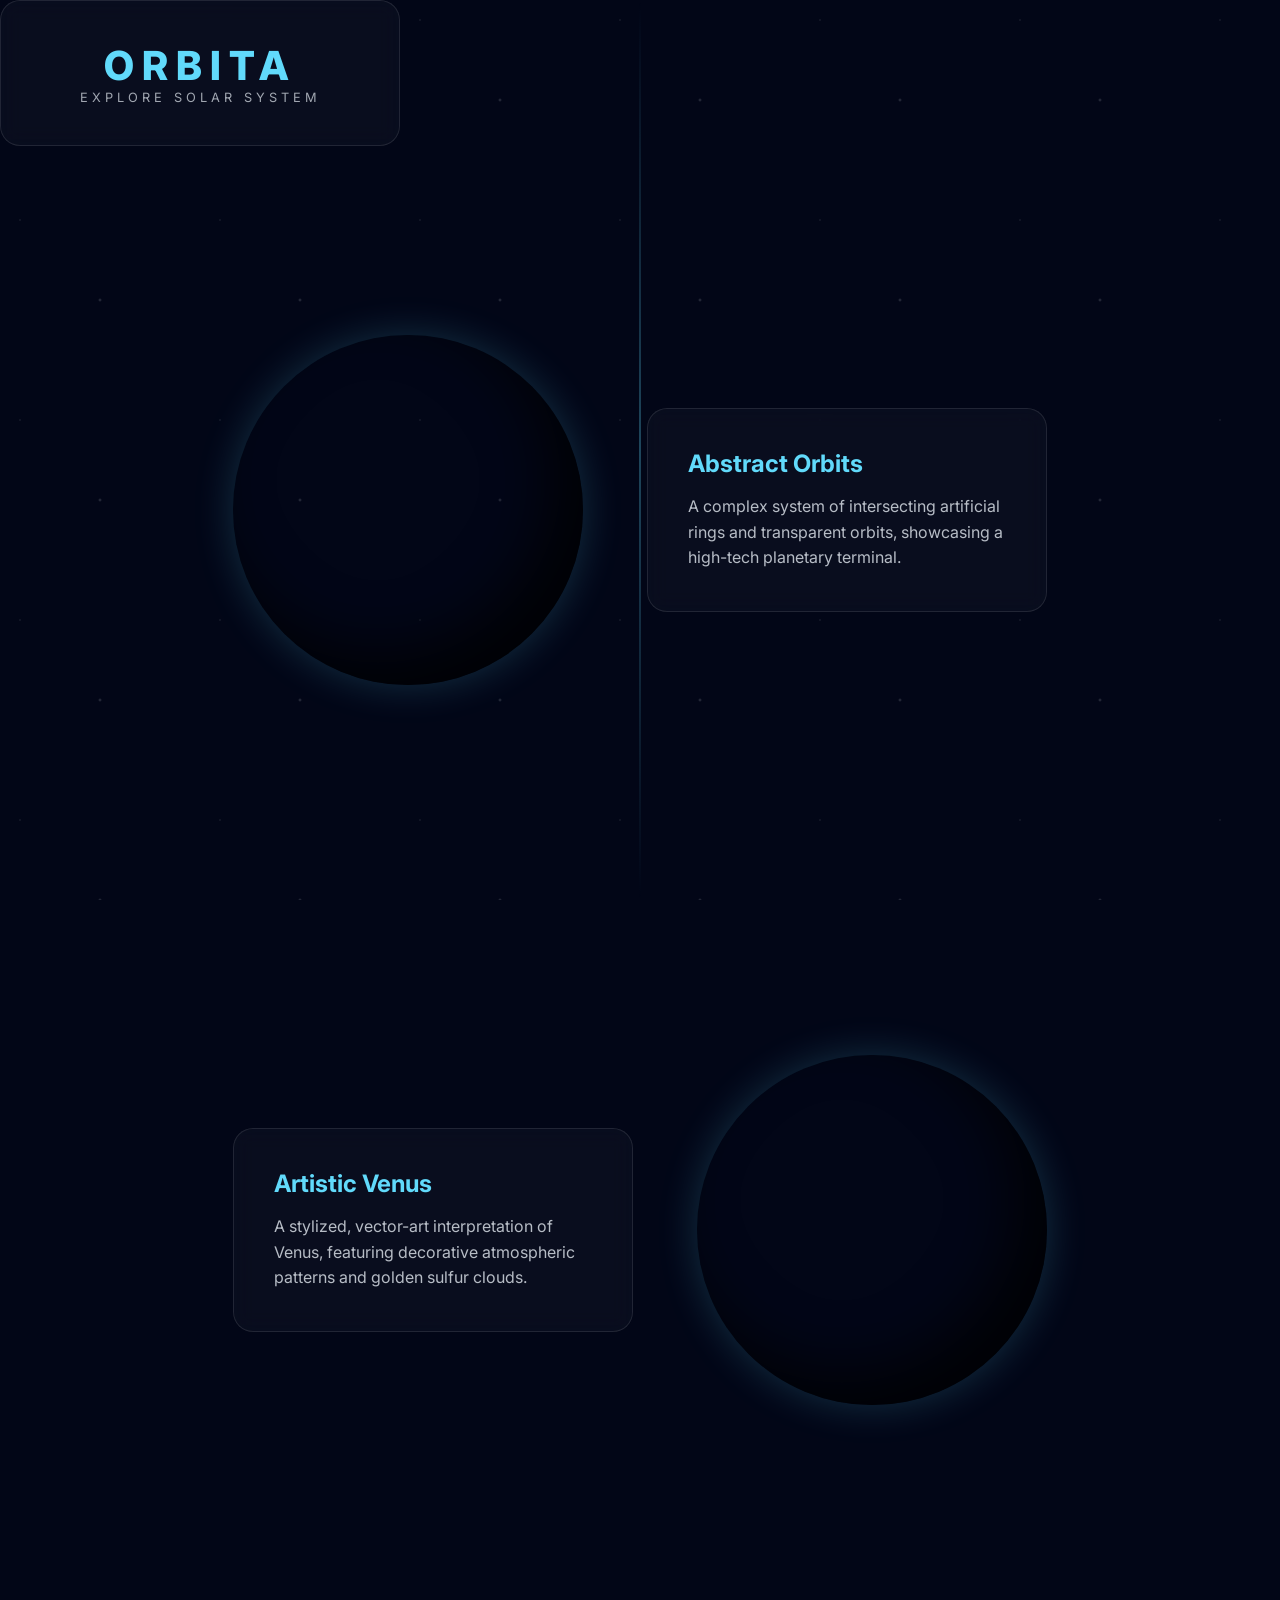
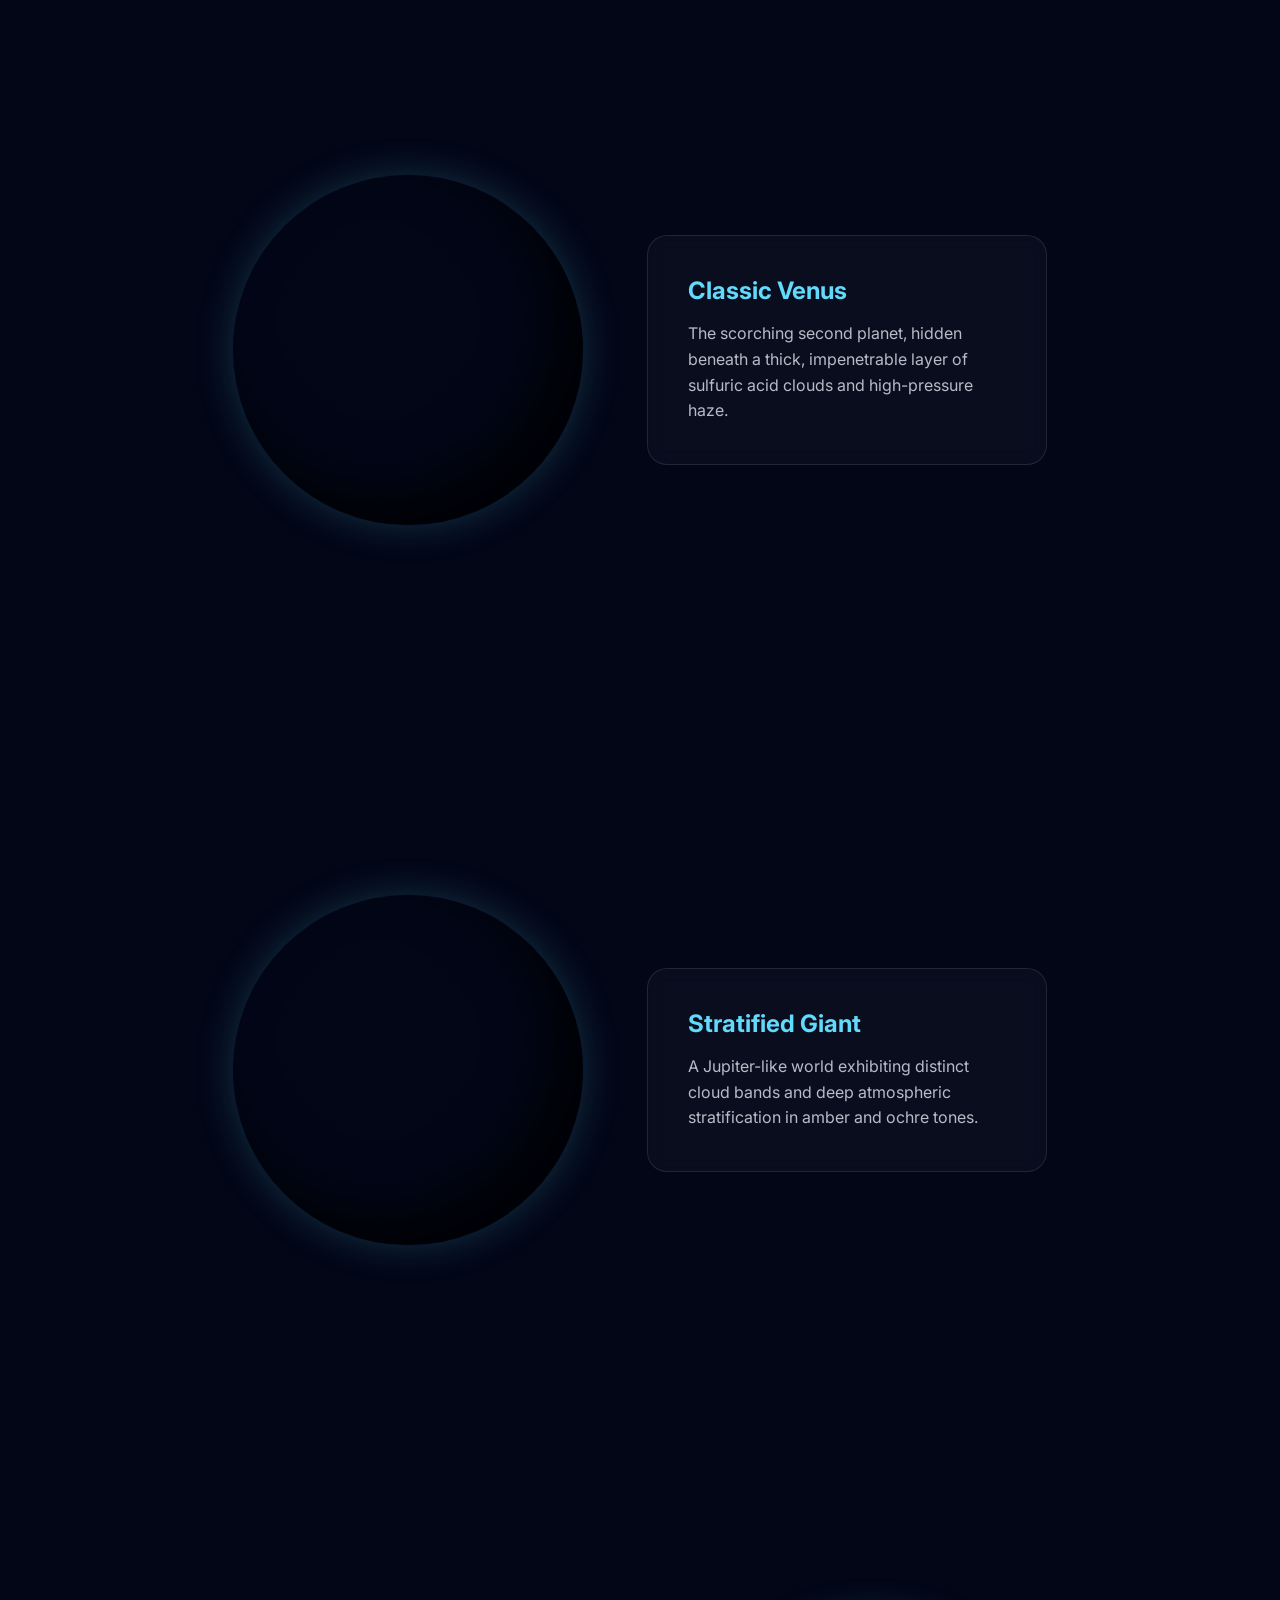
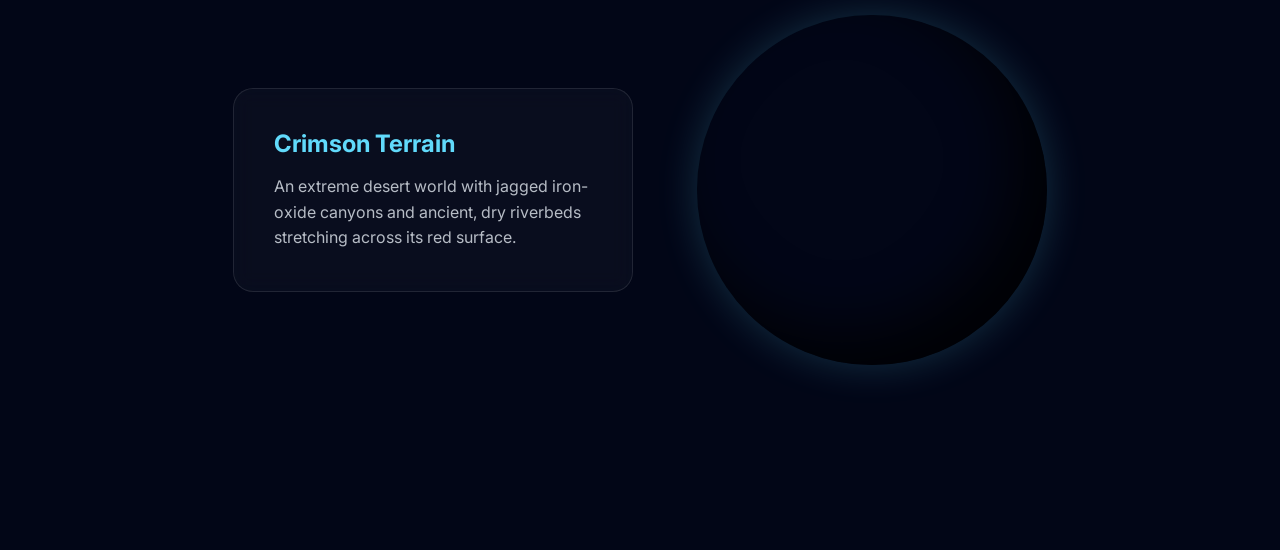
<file: Aman/web-1/index.html>
<!DOCTYPE html>
<html lang="en">
<head>
    <meta charset="UTF-8">
    <meta name="viewport" content="width=device-width, initial-scale=1.0">
    <title>ORBITA | Explore Solar System</title>
    <link rel="stylesheet" href="style.css">
    <link href="https://fonts.googleapis.com/css2?family=Inter:wght@300;400;800&display=swap" rel="stylesheet">
</head>
<body>
    <div class="stars"></div>
    
    <nav class="navbar glass">
        <div class="logo">ORBITA</div>
        <div class="tagline">EXPLORE SOLAR SYSTEM</div>
    </nav>

    <div class="orbit-path"></div>

    <main class="container">
        <section class="planet-row left">
            <div class="planet-visual"><div class="sphere p1"></div></div>
            <div class="planet-info glass">
                <h1>Abstract Orbits</h1>
                <p>A complex system of intersecting artificial rings and transparent orbits, showcasing a high-tech planetary terminal.</p>
            </div>
        </section>

        <section class="planet-row right">
            <div class="planet-visual"><div class="sphere p2"></div></div>
            <div class="planet-info glass">
                <h1>Artistic Venus</h1>
                <p>A stylized, vector-art interpretation of Venus, featuring decorative atmospheric patterns and golden sulfur clouds.</p>
            </div>
        </section>

        <section class="planet-row left">
            <div class="planet-visual"><div class="sphere p3"></div></div>
            <div class="planet-info glass">
                <h1>Classic Venus</h1>
                <p>The scorching second planet, hidden beneath a thick, impenetrable layer of sulfuric acid clouds and high-pressure haze.</p>
            </div>
        </section>

       

        <section class="planet-row left">
            <div class="planet-visual"><div class="sphere p5"></div></div>
            <div class="planet-info glass">
                <h1>Stratified Giant</h1>
                <p>A Jupiter-like world exhibiting distinct cloud bands and deep atmospheric stratification in amber and ochre tones.</p>
            </div>
        </section>

        <section class="planet-row right">
            <div class="planet-visual"><div class="sphere p6"></div></div>
            <div class="planet-info glass">
                <h1>Crimson Terrain</h1>
                <p>An extreme desert world with jagged iron-oxide canyons and ancient, dry riverbeds stretching across its red surface.</p>
            </div>
        </section>
    </main>

    <script src="script.js"></script>
</body>
</html>
</file>
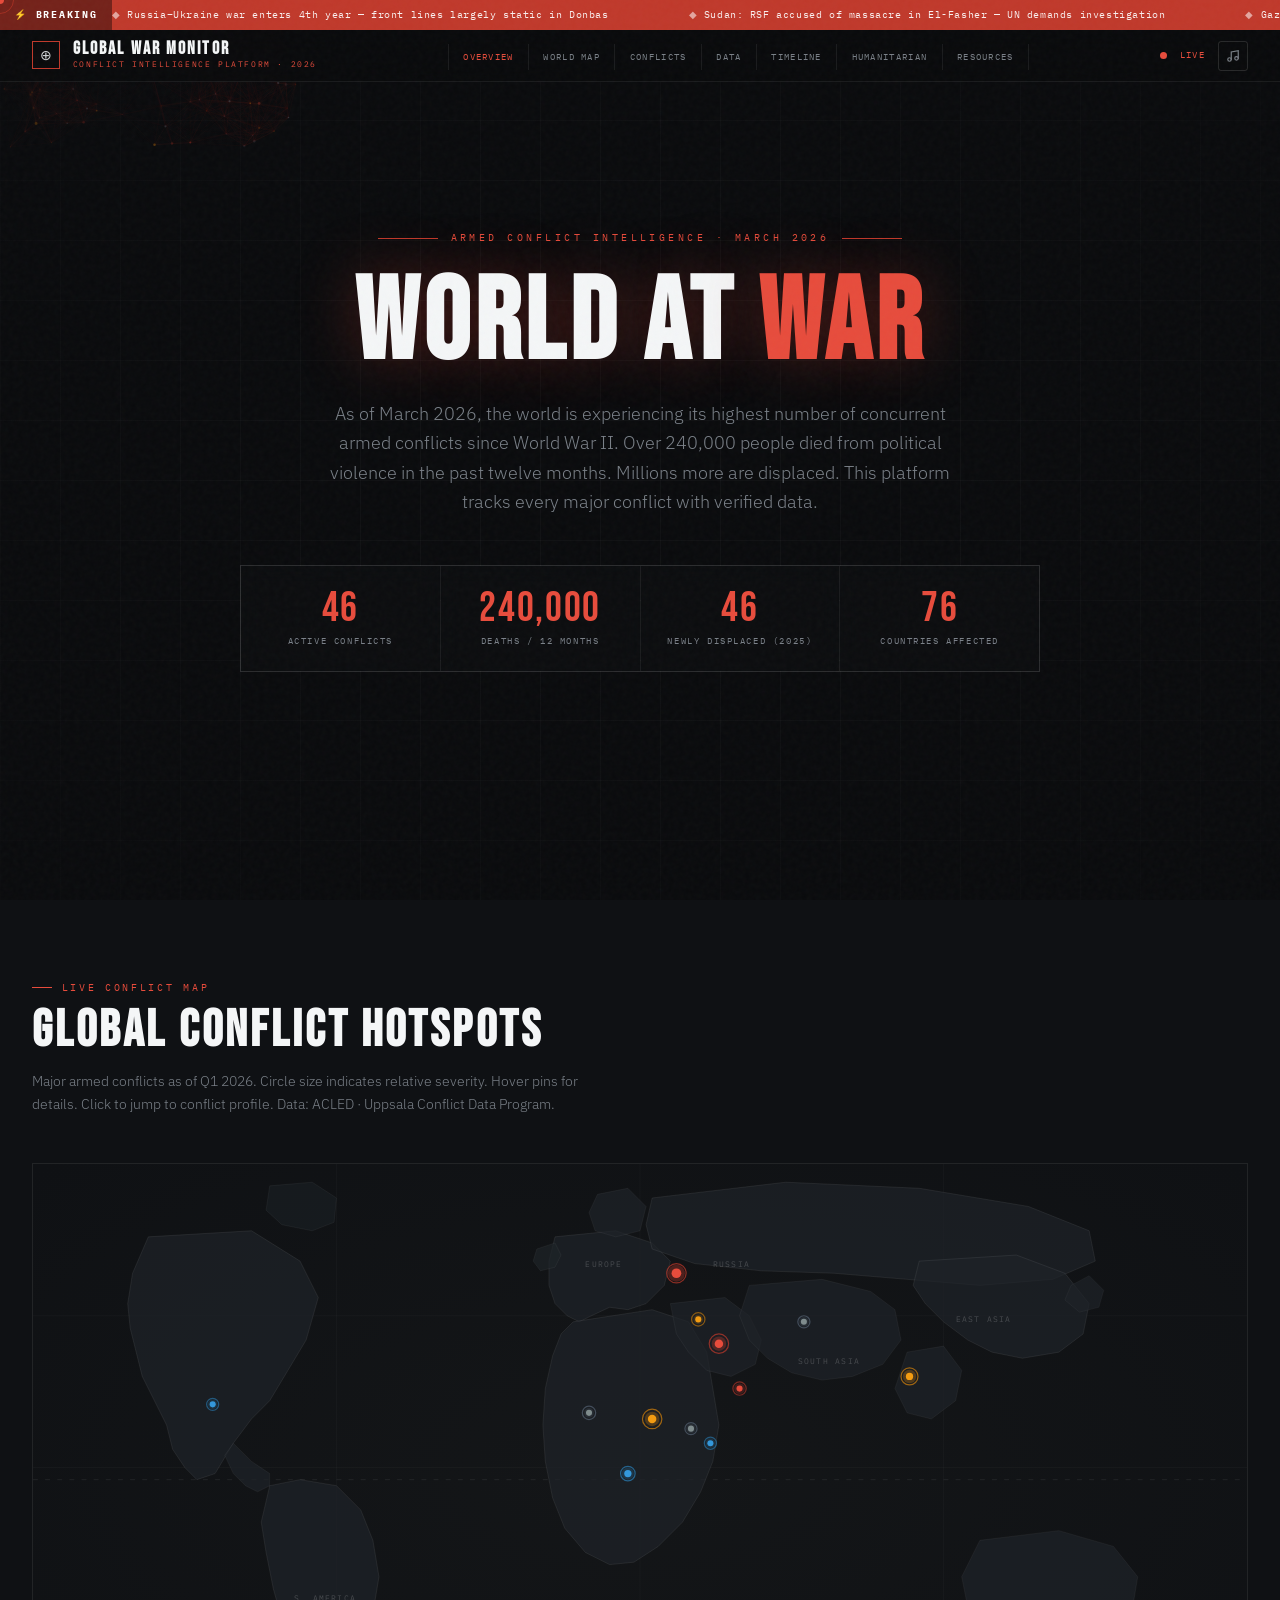
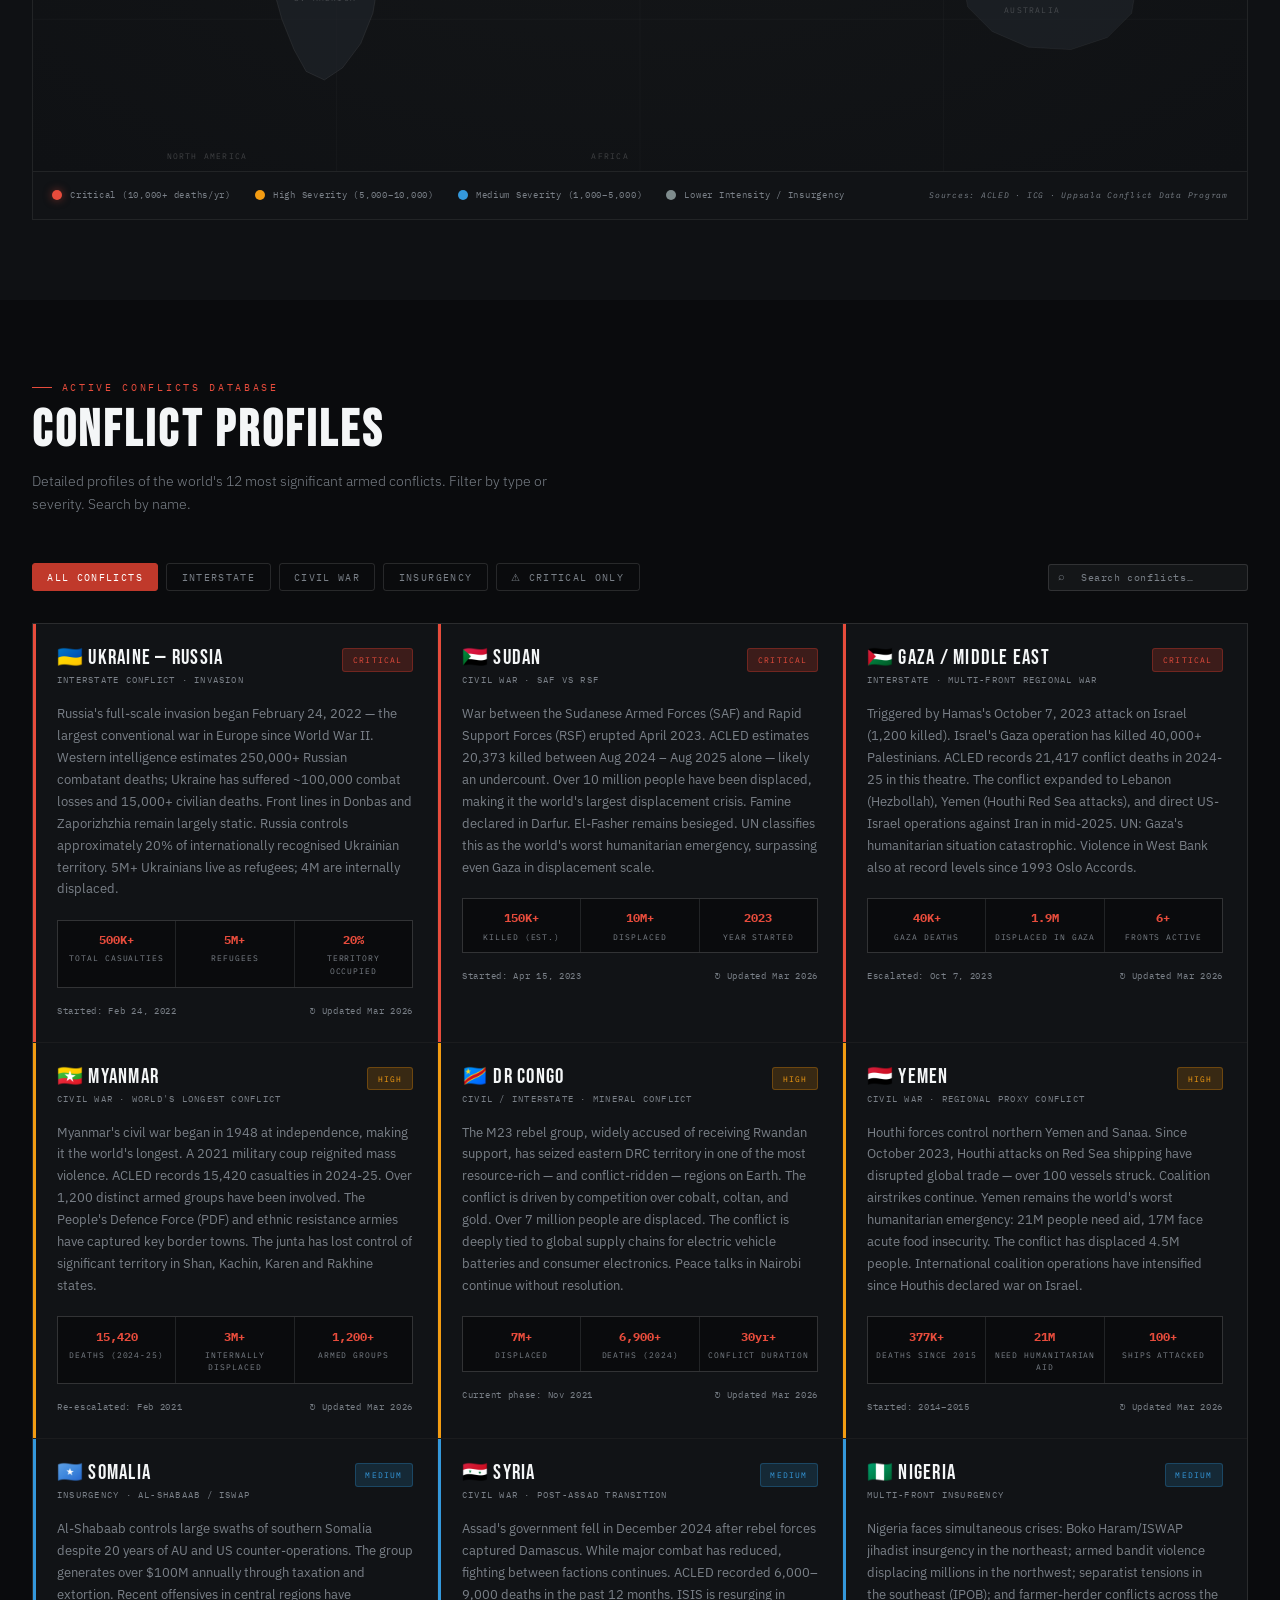
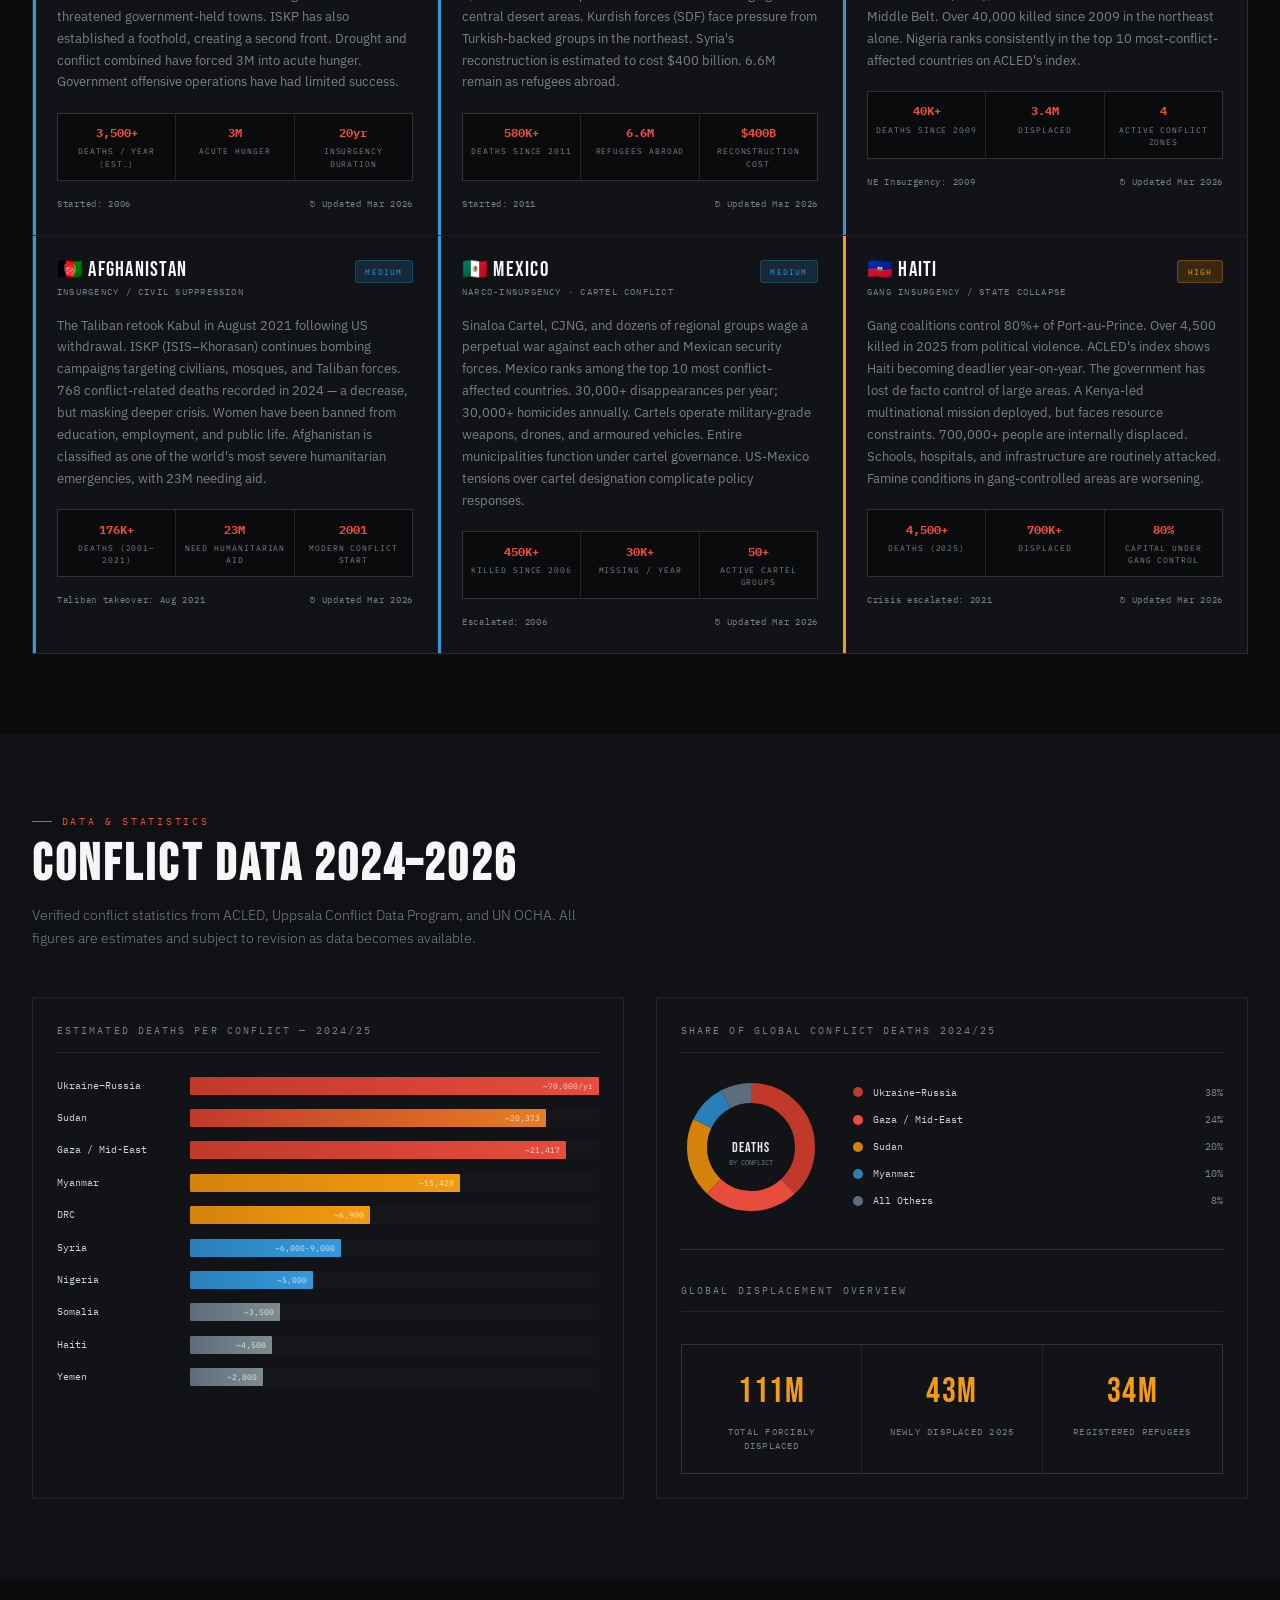
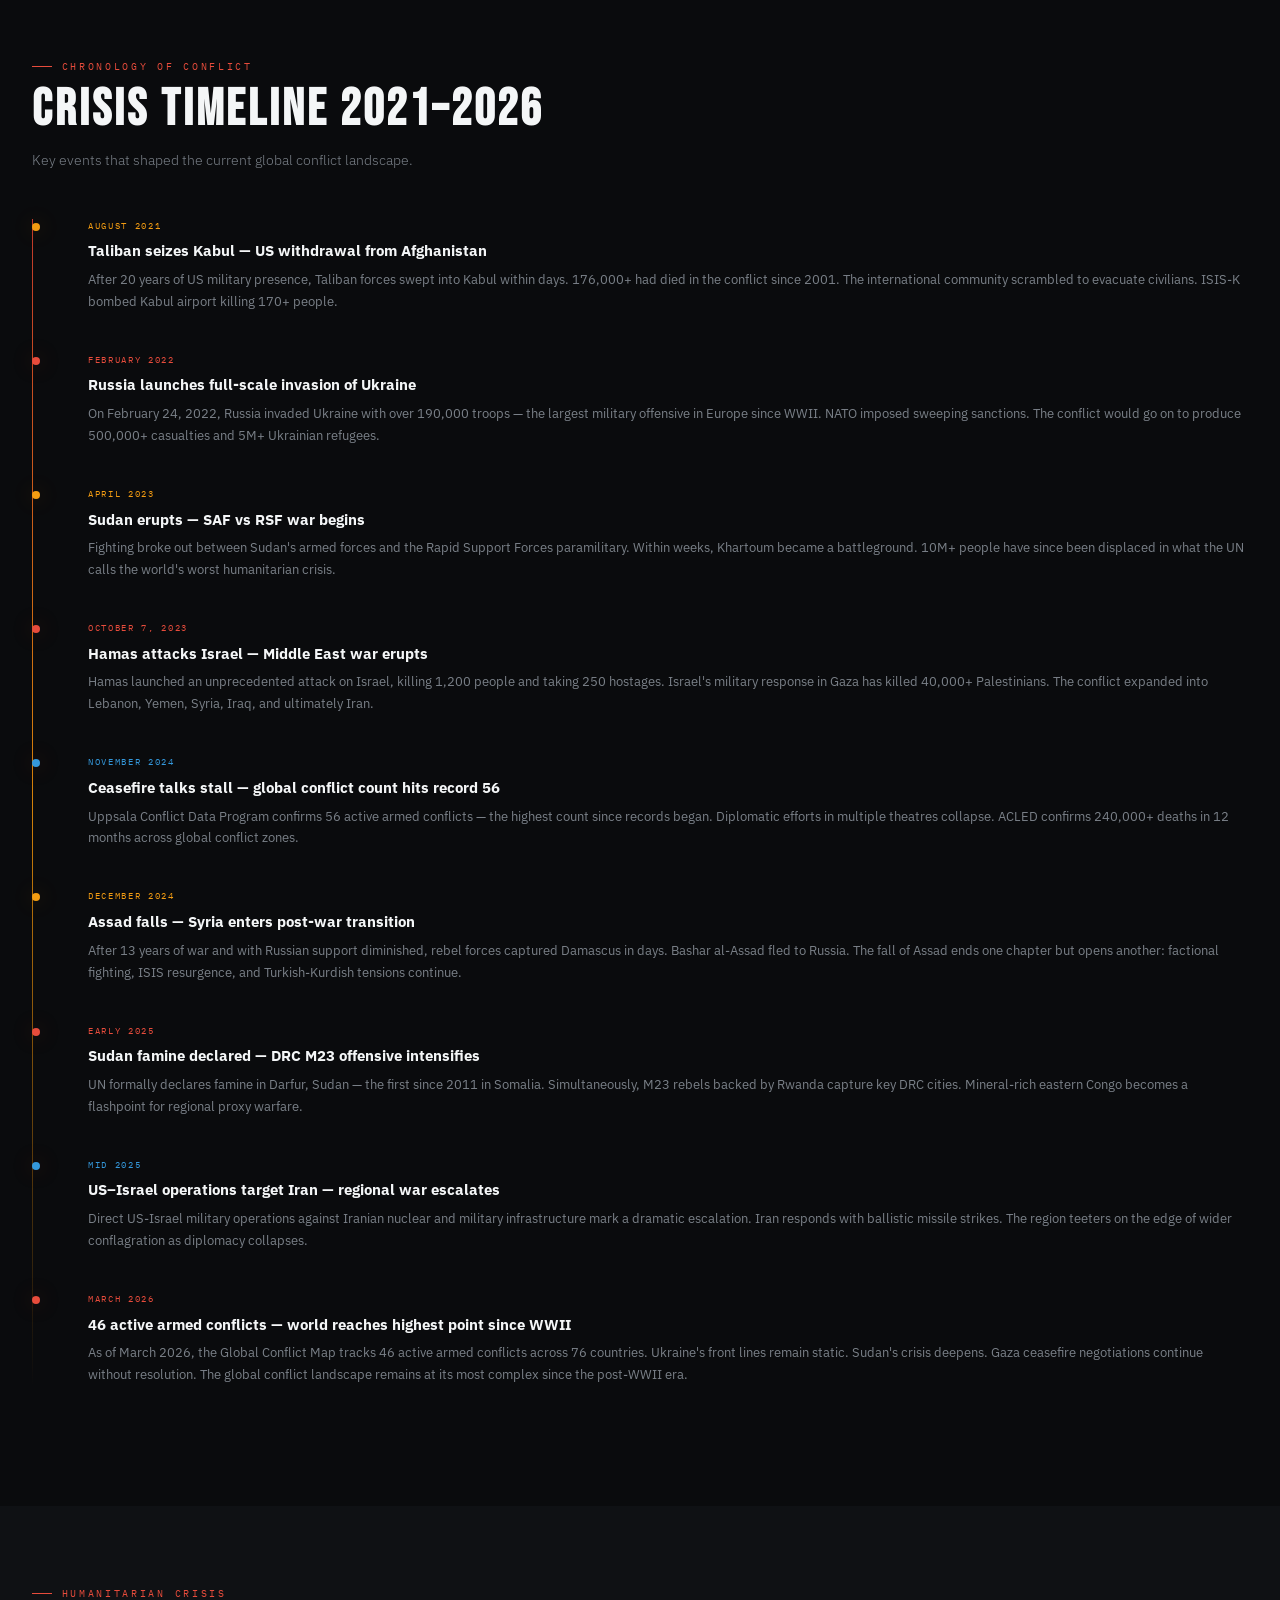
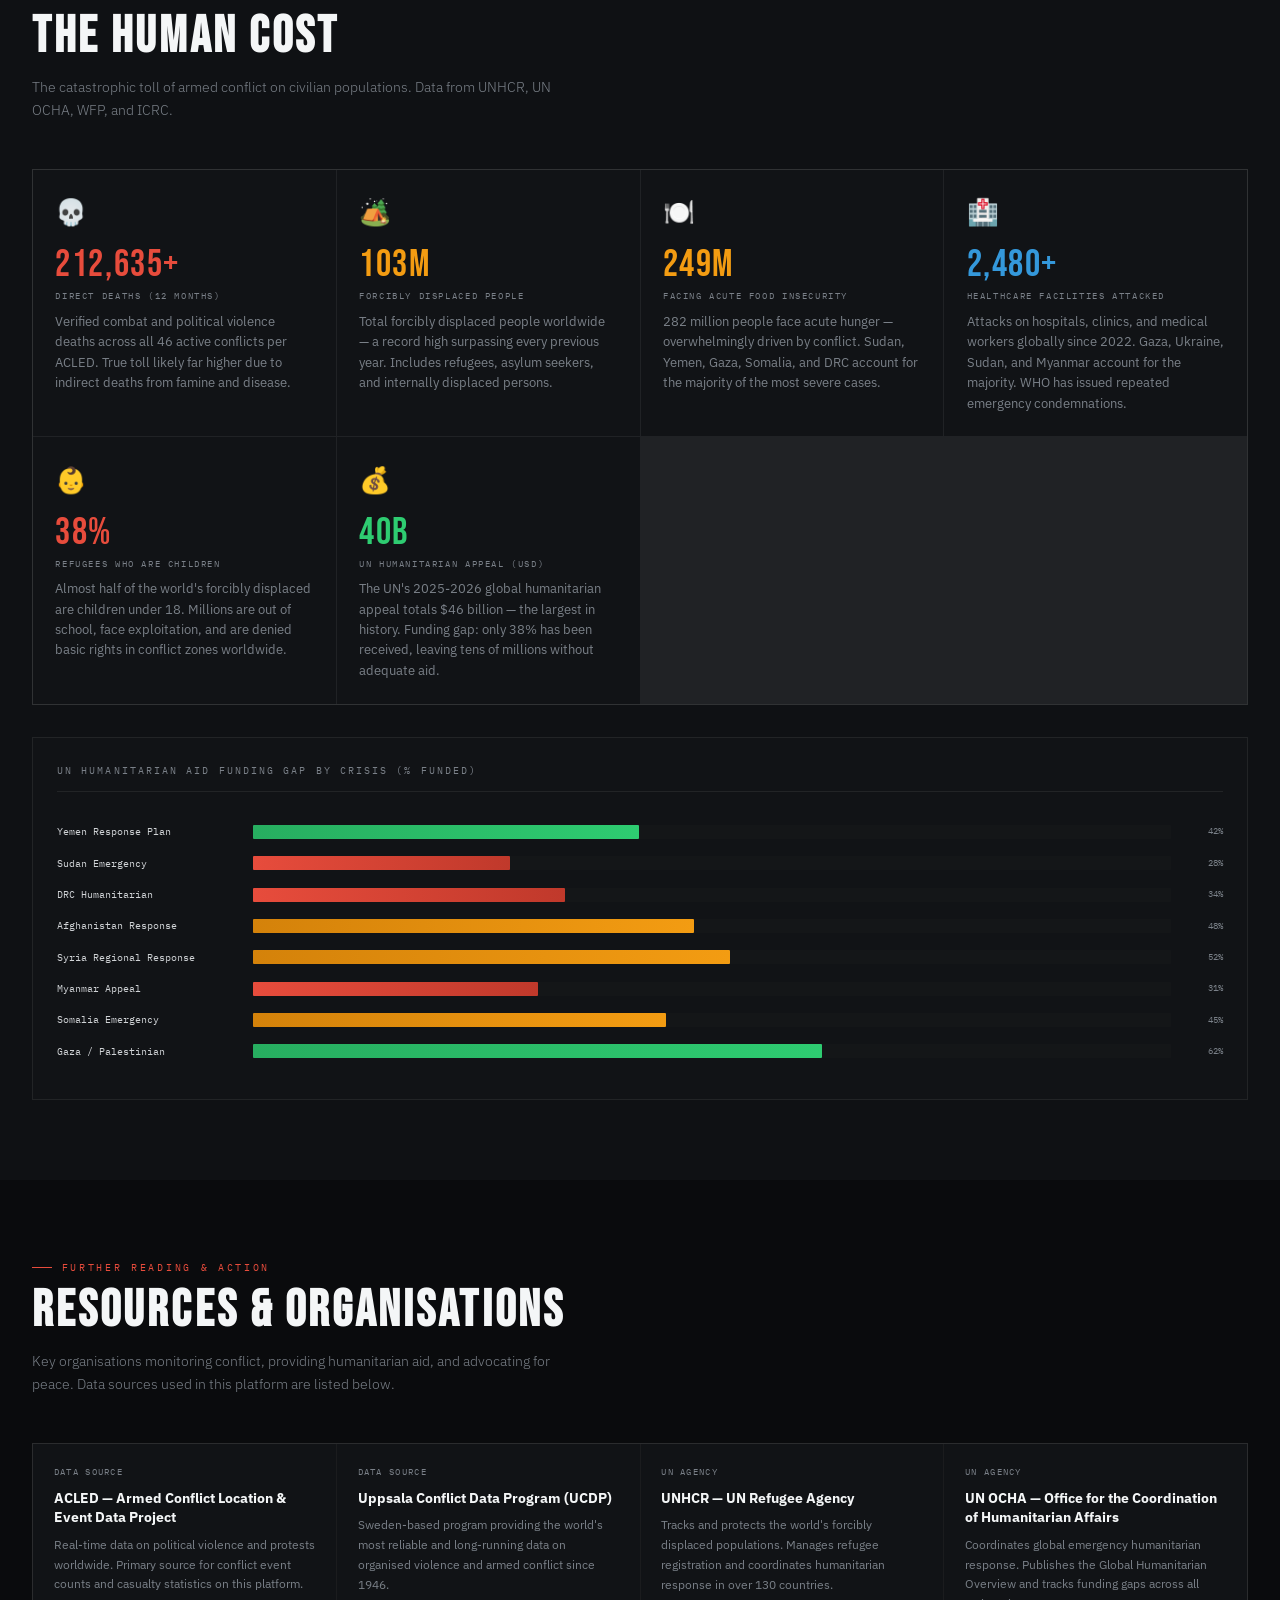
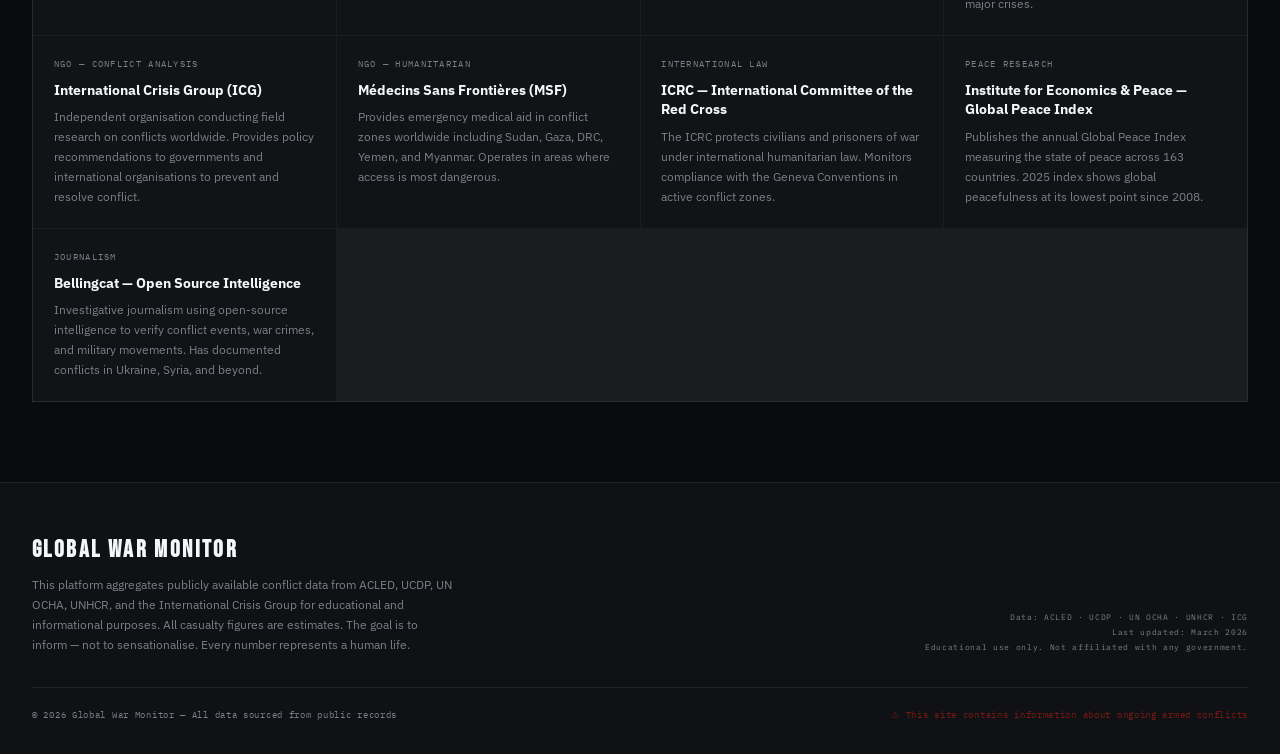
<file: Rishab/03/index.html>
<!DOCTYPE html>
<html lang="en">

<head>
    <meta charset="UTF-8" />
    <meta name="viewport" content="width=device-width, initial-scale=1.0" />
    <meta name="description"
        content="Global War Monitor 2026 — Tracking every major armed conflict worldwide with live data, maps, and humanitarian impact." />
    <title>Global War Monitor 2026 | Active Conflicts Tracker</title>
    <link rel="stylesheet" href="style.css" />
</head>

<body>

    <!-- ══════════════════════════════════════════════════
     CURSOR
══════════════════════════════════════════════════ -->
    <div id="cursor-dot"></div>
    <div id="cursor-ring"></div>

    <!-- ══════════════════════════════════════════════════
     SCROLL PROGRESS
══════════════════════════════════════════════════ -->
    <div id="scroll-progress"></div>

    <!-- ══════════════════════════════════════════════════
     BREAKING NEWS TICKER
══════════════════════════════════════════════════ -->
    <div id="ticker-bar">
        <div id="ticker-label">⚡ BREAKING</div>
        <div id="ticker-track">
            <span>Russia–Ukraine war enters 4th year — front lines largely static in Donbas</span>
            <span>Sudan: RSF accused of massacre in El-Fasher — UN demands investigation</span>
            <span>Gaza ceasefire negotiations stalled — humanitarian blockade ongoing</span>
            <span>ACLED: 240,000+ conflict deaths recorded in past 12 months globally</span>
            <span>Myanmar junta loses control of key border towns — resistance forces advance</span>
            <span>DRC: M23 offensive paused — peace talks resume in Nairobi</span>
            <span>UN refugee agency: 46 million newly displaced in 2025 — record high</span>
            <span>Yemen Houthis continue Red Sea attacks — international coalition responds</span>
            <span>46 active armed conflicts worldwide — highest count since World War II</span>
            <span>Somalia: Al-Shabaab launches offensive in central regions</span>
        </div>
    </div>

    <!-- ══════════════════════════════════════════════════
     MAIN NAV
══════════════════════════════════════════════════ -->
    <nav id="main-nav">
        <div class="nav-brand">
            <div class="nav-brand-icon"><span>⊕</span></div>
            <div>
                <h1>GLOBAL WAR MONITOR</h1>
                <p>CONFLICT INTELLIGENCE PLATFORM · 2026</p>
            </div>
        </div>
        <ul class="nav-links">
            <li><a href="#hero">Overview</a></li>
            <li><a href="#map-section">World Map</a></li>
            <li><a href="#conflicts">Conflicts</a></li>
            <li><a href="#data-section">Data</a></li>
            <li><a href="#timeline-section">Timeline</a></li>
            <li><a href="#humanitarian">Humanitarian</a></li>
            <li><a href="#resources">Resources</a></li>
        </ul>
        <div class="nav-right">
            <div id="live-dot"></div>
            <span id="live-label">LIVE</span>
            <button id="music-btn" title="Toggle ambient audio" aria-label="Toggle ambient music">
                <svg width="14" height="14" viewBox="0 0 24 24" fill="none" stroke="currentColor" stroke-width="2"
                    stroke-linecap="round">
                    <path d="M9 18V5l12-2v13" />
                    <circle cx="6" cy="18" r="3" />
                    <circle cx="18" cy="16" r="3" />
                </svg>
            </button>
            <button id="hamburger" aria-label="Menu">
                <span></span><span></span><span></span>
            </button>
        </div>
    </nav>

    <!-- Mobile Menu -->
    <div id="mobile-menu">
        <a href="#hero">Overview</a>
        <a href="#map-section">World Map</a>
        <a href="#conflicts">Conflicts</a>
        <a href="#data-section">Data</a>
        <a href="#timeline-section">Timeline</a>
        <a href="#humanitarian">Humanitarian</a>
        <a href="#resources">Resources</a>
    </div>


    <!-- ╔══════════════════════════════════════════════════════╗
     ║  SECTION 1 — HERO                                  ║
     ╚══════════════════════════════════════════════════════╝ -->
    <section id="hero">
        <canvas id="hero-canvas"></canvas>
        <div id="hero-grid"></div>
        <div id="hero-vignette"></div>
        <div class="hero-inner">
            <div class="hero-eyebrow">Armed Conflict Intelligence · March 2026</div>
            <h1 class="hero-title">WORLD AT <span>WAR</span></h1>
            <p class="hero-sub">
                As of March 2026, the world is experiencing its highest number of concurrent armed conflicts
                since World War II. Over 240,000 people died from political violence in the past twelve months.
                Millions more are displaced. This platform tracks every major conflict with verified data.
            </p>
            <div class="hero-stats">
                <div class="hero-stat">
                    <div class="hero-stat-num" data-target="46" data-suffix="">0</div>
                    <div class="hero-stat-label">Active Conflicts</div>
                </div>
                <div class="hero-stat">
                    <div class="hero-stat-num" data-target="240,000" data-suffix="+">0</div>
                    <div class="hero-stat-label">Deaths / 12 Months</div>
                </div>
                <div class="hero-stat">
                    <div class="hero-stat-num" data-target="46" data-suffix="M+">0</div>
                    <div class="hero-stat-label">Newly Displaced (2025)</div>
                </div>
                <div class="hero-stat">
                    <div class="hero-stat-num" data-target="76" data-suffix="">0</div>
                    <div class="hero-stat-label">Countries Affected</div>
                </div>
            </div>
        </div>
    </section>


    <!-- ╔══════════════════════════════════════════════════════╗
     ║  SECTION 2 — INTERACTIVE WORLD MAP                 ║
     ╚══════════════════════════════════════════════════════╝ -->
    <section id="map-section">
        <div class="section-inner">
            <div class="section-header reveal">
                <div class="section-tag">Live Conflict Map</div>
                <h2 class="section-title">GLOBAL CONFLICT HOTSPOTS</h2>
                <p class="section-sub">
                    Major armed conflicts as of Q1 2026. Circle size indicates relative severity.
                    Hover pins for details. Click to jump to conflict profile.
                    Data: ACLED · Uppsala Conflict Data Program.
                </p>
            </div>
            <div id="map-wrap">
                <!-- Simplified SVG World Map with conflict pins -->
                <svg id="world-map-svg" viewBox="0 0 1000 500" xmlns="http://www.w3.org/2000/svg">
                    <defs>
                        <radialGradient id="mapbg" cx="50%" cy="50%" r="70%">
                            <stop offset="0%" stop-color="#141618" />
                            <stop offset="100%" stop-color="#0f1114" />
                        </radialGradient>
                        <filter id="mapglow">
                            <feGaussianBlur stdDeviation="2" result="b" />
                            <feMerge>
                                <feMergeNode in="b" />
                                <feMergeNode in="SourceGraphic" />
                            </feMerge>
                        </filter>
                    </defs>
                    <rect width="1000" height="500" fill="url(#mapbg)" />
                    <!-- Grid lines -->
                    <g stroke="rgba(255,255,255,.04)" stroke-width=".5">
                        <line x1="0" y1="125" x2="1000" y2="125" />
                        <line x1="0" y1="250" x2="1000" y2="250" />
                        <line x1="0" y1="375" x2="1000" y2="375" />
                        <line x1="250" y1="0" x2="250" y2="500" />
                        <line x1="500" y1="0" x2="500" y2="500" />
                        <line x1="750" y1="0" x2="750" y2="500" />
                    </g>
                    <!-- Equator -->
                    <line x1="0" y1="260" x2="1000" y2="260" stroke="rgba(255,255,255,.07)" stroke-width=".8"
                        stroke-dasharray="4,6" />

                    <!-- === SIMPLIFIED CONTINENT OUTLINES === -->
                    <!-- North America -->
                    <path
                        d="M95,60 L180,55 L220,80 L235,110 L225,145 L210,170 L195,195 L180,210 L165,230 L150,255 L135,260 L125,250 L115,235 L110,215 L100,195 L90,175 L85,155 L80,135 L78,115 L82,90 Z"
                        fill="rgba(30,35,40,.7)" stroke="rgba(255,255,255,.1)" stroke-width=".6" />
                    <!-- Greenland -->
                    <path d="M195,18 L230,15 L250,28 L248,48 L230,55 L205,50 L192,38 Z" fill="rgba(25,30,35,.7)"
                        stroke="rgba(255,255,255,.08)" stroke-width=".5" />
                    <!-- Central America / Caribbean -->
                    <path d="M165,230 L180,245 L195,255 L195,265 L185,270 L175,265 L165,255 L158,240 Z"
                        fill="rgba(30,35,40,.7)" stroke="rgba(255,255,255,.08)" stroke-width=".5" />
                    <!-- South America -->
                    <path
                        d="M195,265 L220,260 L250,265 L270,285 L280,310 L285,340 L280,370 L270,395 L255,415 L240,425 L225,418 L215,400 L205,375 L198,350 L192,320 L188,295 Z"
                        fill="rgba(30,35,40,.7)" stroke="rgba(255,255,255,.1)" stroke-width=".6" />
                    <!-- Europe -->
                    <path
                        d="M430,60 L480,55 L510,65 L525,80 L520,100 L505,115 L490,120 L475,118 L460,125 L450,130 L440,125 L430,115 L425,100 L425,80 Z"
                        fill="rgba(30,35,40,.7)" stroke="rgba(255,255,255,.1)" stroke-width=".6" />
                    <!-- Scandinavia -->
                    <path d="M465,25 L490,20 L505,35 L500,55 L480,60 L463,55 L458,40 Z" fill="rgba(30,35,40,.7)"
                        stroke="rgba(255,255,255,.08)" stroke-width=".5" />
                    <!-- UK / Ireland -->
                    <path d="M415,70 L430,65 L435,75 L430,85 L418,88 L412,80 Z" fill="rgba(30,35,40,.7)"
                        stroke="rgba(255,255,255,.08)" stroke-width=".5" />
                    <!-- Africa -->
                    <path
                        d="M445,130 L510,120 L540,130 L555,155 L560,185 L565,215 L560,245 L550,270 L535,295 L515,315 L495,328 L475,330 L455,320 L438,300 L428,275 L422,245 L420,215 L422,185 L428,158 L435,140 Z"
                        fill="rgba(30,35,40,.7)" stroke="rgba(255,255,255,.1)" stroke-width=".6" />
                    <!-- Middle East -->
                    <path d="M525,115 L570,110 L590,125 L600,145 L595,165 L575,175 L555,170 L540,155 L530,140 Z"
                        fill="rgba(30,35,40,.7)" stroke="rgba(255,255,255,.08)" stroke-width=".5" />
                    <!-- Central/South Asia -->
                    <path
                        d="M590,100 L650,95 L690,105 L710,120 L715,145 L700,165 L675,175 L650,178 L625,172 L605,160 L590,145 L582,125 Z"
                        fill="rgba(30,35,40,.7)" stroke="rgba(255,255,255,.08)" stroke-width=".5" />
                    <!-- Russia / Eurasia -->
                    <path
                        d="M510,28 L620,15 L730,20 L820,35 L870,55 L875,80 L840,95 L780,100 L720,95 L660,90 L600,88 L545,82 L510,70 L505,50 Z"
                        fill="rgba(30,35,40,.7)" stroke="rgba(255,255,255,.1)" stroke-width=".6" />
                    <!-- East/SE Asia -->
                    <path
                        d="M730,80 L810,75 L850,90 L870,115 L865,140 L845,155 L815,160 L790,155 L770,145 L750,130 L735,115 L725,100 Z"
                        fill="rgba(30,35,40,.7)" stroke="rgba(255,255,255,.1)" stroke-width=".6" />
                    <!-- SE Asia peninsula -->
                    <path d="M720,155 L750,150 L765,170 L760,195 L740,210 L720,205 L710,185 Z" fill="rgba(30,35,40,.7)"
                        stroke="rgba(255,255,255,.08)" stroke-width=".5" />
                    <!-- Australia -->
                    <path
                        d="M780,310 L845,302 L890,315 L910,340 L905,370 L885,390 L855,400 L820,398 L790,385 L770,365 L765,340 Z"
                        fill="rgba(30,35,40,.7)" stroke="rgba(255,255,255,.08)" stroke-width=".5" />
                    <!-- Japan -->
                    <path d="M855,100 L870,92 L882,104 L878,118 L862,122 L850,112 Z" fill="rgba(30,35,40,.7)"
                        stroke="rgba(255,255,255,.07)" stroke-width=".5" />

                    <!-- ====== CONFLICT PINS ====== -->
                    <!-- Ukraine  cx~530 cy~90 -->
                    <g class="conflict-pin" data-name="Ukraine–Russia War"
                        data-info="Full-scale invasion since Feb 2022. 500,000+ casualties. Front lines in Donbas and Zaporizhzhia. Largest European war since WWII."
                        transform="translate(530,90)">
                        <circle class="ring" cx="0" cy="0" r="8" stroke="#c0392b" opacity=".7" />
                        <circle cx="0" cy="0" r="7" fill="rgba(192,57,43,.35)" />
                        <circle cx="0" cy="0" r="4" fill="#e74c3c" />
                    </g>
                    <!-- Gaza  cx~565 cy~148 -->
                    <g class="conflict-pin" data-name="Gaza / Middle East War"
                        data-info="Escalated Oct 7 2023. 21,417+ killed (ACLED, 2024-25). Multi-front conflict: Gaza, Lebanon, Yemen, Iran. UN calls humanitarian situation catastrophic."
                        transform="translate(565,148)">
                        <circle class="ring" cx="0" cy="0" r="8" stroke="#c0392b" opacity=".7" />
                        <circle cx="0" cy="0" r="6" fill="rgba(192,57,43,.35)" />
                        <circle cx="0" cy="0" r="3.5" fill="#e74c3c" />
                    </g>
                    <!-- Sudan  cx~510 cy~210 -->
                    <g class="conflict-pin" data-name="Sudan Civil War"
                        data-info="SAF vs RSF since April 2023. 20,373 killed (ACLED). 10M+ displaced. Famine in Darfur. Described as world's worst humanitarian crisis."
                        transform="translate(510,210)">
                        <circle class="ring" cx="0" cy="0" r="8" stroke="#d4820a" opacity=".7" />
                        <circle cx="0" cy="0" r="6" fill="rgba(212,130,10,.3)" />
                        <circle cx="0" cy="0" r="3.5" fill="#f39c12" />
                    </g>
                    <!-- Myanmar  cx~720 cy~175 -->
                    <g class="conflict-pin" data-name="Myanmar Civil War"
                        data-info="Military coup 2021 reignited civil war. 15,420+ casualties (2024-25). 1,200+ armed groups. Resistance forces control key border areas."
                        transform="translate(722,175)">
                        <circle class="ring" cx="0" cy="0" r="7" stroke="#d4820a" opacity=".7" />
                        <circle cx="0" cy="0" r="5.5" fill="rgba(212,130,10,.3)" />
                        <circle cx="0" cy="0" r="3" fill="#f39c12" />
                    </g>
                    <!-- DRC  cx~490 cy~255 -->
                    <g class="conflict-pin" data-name="DR Congo (DRC) Conflict"
                        data-info="M23 offensive backed by Rwanda. Mineral-driven conflict in eastern DRC. 7M+ displaced. One of the world's longest-running crises."
                        transform="translate(490,255)">
                        <circle class="ring" cx="0" cy="0" r="6" stroke="#2980b9" opacity=".7" />
                        <circle cx="0" cy="0" r="5" fill="rgba(41,128,185,.25)" />
                        <circle cx="0" cy="0" r="3" fill="#3498db" />
                    </g>
                    <!-- Somalia  cx~555 cy~228 -->
                    <g class="conflict-pin" data-name="Somalia — Al-Shabaab"
                        data-info="Al-Shabaab insurgency continues despite AU mission. Ongoing conflict since 2006. Civilian casualties and displacement persist across southern regions."
                        transform="translate(558,230)">
                        <circle class="ring" cx="0" cy="0" r="5" stroke="#2980b9" opacity=".6" />
                        <circle cx="0" cy="0" r="4" fill="rgba(41,128,185,.2)" />
                        <circle cx="0" cy="0" r="2.5" fill="#3498db" />
                    </g>
                    <!-- Yemen  cx~580 cy~185 -->
                    <g class="conflict-pin" data-name="Yemen — Houthi Conflict"
                        data-info="Houthi forces control northern Yemen. Red Sea shipping attacks since Oct 2023. World's worst humanitarian emergency. Saudi-led coalition involved."
                        transform="translate(582,185)">
                        <circle class="ring" cx="0" cy="0" r="5.5" stroke="#c0392b" opacity=".6" />
                        <circle cx="0" cy="0" r="4.5" fill="rgba(192,57,43,.25)" />
                        <circle cx="0" cy="0" r="2.5" fill="#e74c3c" />
                    </g>
                    <!-- Ethiopia  cx~542 cy~220 -->
                    <g class="conflict-pin" data-name="Ethiopia — Tigray & Regional"
                        data-info="Despite 2022 peace deal, conflict persists in Amhara and Oromia. Millions remain displaced. Humanitarian access restricted in key regions."
                        transform="translate(542,218)">
                        <circle class="ring" cx="0" cy="0" r="5" stroke="#5d6d7e" opacity=".6" />
                        <circle cx="0" cy="0" r="4" fill="rgba(93,109,126,.2)" />
                        <circle cx="0" cy="0" r="2.5" fill="#7f8c8d" />
                    </g>
                    <!-- Nigeria  cx~458 cy~205 -->
                    <g class="conflict-pin" data-name="Nigeria — Boko Haram & Bandits"
                        data-info="Multi-front conflict: Boko Haram/ISWAP in NE, bandit insurgency in NW, separatist tension in SE. 40,000+ killed since 2009. 3M+ displaced."
                        transform="translate(458,205)">
                        <circle class="ring" cx="0" cy="0" r="5.5" stroke="#5d6d7e" opacity=".6" />
                        <circle cx="0" cy="0" r="4" fill="rgba(93,109,126,.2)" />
                        <circle cx="0" cy="0" r="2.5" fill="#7f8c8d" />
                    </g>
                    <!-- Afghanistan  cx~635 cy~128 -->
                    <g class="conflict-pin" data-name="Afghanistan — Taliban & ISKP"
                        data-info="Taliban controls Kabul since 2021. Ongoing ISKP attacks. 768 conflict deaths in 2024. Women's rights decimated. Humanitarian crisis persists."
                        transform="translate(635,130)">
                        <circle class="ring" cx="0" cy="0" r="5" stroke="#5d6d7e" opacity=".6" />
                        <circle cx="0" cy="0" r="4" fill="rgba(93,109,126,.2)" />
                        <circle cx="0" cy="0" r="2.5" fill="#7f8c8d" />
                    </g>
                    <!-- Mexico  cx~148 cy~198 -->
                    <g class="conflict-pin" data-name="Mexico — Cartel Wars"
                        data-info="Sinaloa and CJNG cartels wage hyper-violent war. Thousands of civilian casualties annually. Fuelling a complex government-vs-cartel insurgency."
                        transform="translate(148,198)">
                        <circle class="ring" cx="0" cy="0" r="5" stroke="#2980b9" opacity=".6" />
                        <circle cx="0" cy="0" r="4" fill="rgba(41,128,185,.2)" />
                        <circle cx="0" cy="0" r="2.5" fill="#3498db" />
                    </g>
                    <!-- Syria  cx~548 cy~128 -->
                    <g class="conflict-pin" data-name="Syria — Post-Assad Conflict"
                        data-info="Assad fell Dec 2024. Fighting continues between factions. 6,000-9,000 deaths in past year. ISIS resurging in central regions. Kurdish forces under pressure."
                        transform="translate(548,128)">
                        <circle class="ring" cx="0" cy="0" r="5.5" stroke="#d4820a" opacity=".6" />
                        <circle cx="0" cy="0" r="4" fill="rgba(212,130,10,.2)" />
                        <circle cx="0" cy="0" r="2.5" fill="#f39c12" />
                    </g>

                    <!-- Map labels -->
                    <text x="110" y="490" font-family="IBM Plex Mono" font-size="7" fill="rgba(255,255,255,.2)"
                        letter-spacing="1">NORTH AMERICA</text>
                    <text x="215" y="360" font-family="IBM Plex Mono" font-size="7" fill="rgba(255,255,255,.2)"
                        letter-spacing="1">S. AMERICA</text>
                    <text x="460" y="490" font-family="IBM Plex Mono" font-size="7" fill="rgba(255,255,255,.2)"
                        letter-spacing="1">AFRICA</text>
                    <text x="455" y="85" font-family="IBM Plex Mono" font-size="7" fill="rgba(255,255,255,.2)"
                        letter-spacing="1">EUROPE</text>
                    <text x="560" y="85" font-family="IBM Plex Mono" font-size="7" fill="rgba(255,255,255,.2)"
                        letter-spacing="1">RUSSIA</text>
                    <text x="630" y="165" font-family="IBM Plex Mono" font-size="7" fill="rgba(255,255,255,.2)"
                        letter-spacing="1">SOUTH ASIA</text>
                    <text x="760" y="130" font-family="IBM Plex Mono" font-size="7" fill="rgba(255,255,255,.2)"
                        letter-spacing="1">EAST ASIA</text>
                    <text x="800" y="370" font-family="IBM Plex Mono" font-size="7" fill="rgba(255,255,255,.2)"
                        letter-spacing="1">AUSTRALIA</text>
                </svg>

                <div id="map-tooltip">
                    <h4></h4>
                    <p></p>
                </div>

                <!-- Legend -->
                <div class="map-legend">
                    <div class="legend-item">
                        <div class="legend-dot" style="background:#e74c3c;box-shadow:0 0 8px rgba(231,76,60,.5)"></div>
                        Critical (10,000+ deaths/yr)
                    </div>
                    <div class="legend-item">
                        <div class="legend-dot" style="background:#f39c12"></div>
                        High Severity (5,000–10,000)
                    </div>
                    <div class="legend-item">
                        <div class="legend-dot" style="background:#3498db"></div>
                        Medium Severity (1,000–5,000)
                    </div>
                    <div class="legend-item">
                        <div class="legend-dot" style="background:#7f8c8d"></div>
                        Lower Intensity / Insurgency
                    </div>
                    <div class="legend-item" style="margin-left:auto">
                        <em style="font-size:.5rem;color:var(--text-dim)">Sources: ACLED · ICG · Uppsala Conflict Data
                            Program</em>
                    </div>
                </div>
            </div>
        </div>
    </section>


    <!-- ╔══════════════════════════════════════════════════════╗
     ║  SECTION 3 — CONFLICT CARDS                        ║
     ╚══════════════════════════════════════════════════════╝ -->
    <section id="conflicts">
        <div class="section-inner">
            <div class="section-header reveal">
                <div class="section-tag">Active Conflicts Database</div>
                <h2 class="section-title">CONFLICT PROFILES</h2>
                <p class="section-sub">
                    Detailed profiles of the world's 12 most significant armed conflicts.
                    Filter by type or severity. Search by name.
                </p>
            </div>

            <!-- Filter bar -->
            <div class="filter-bar reveal">
                <button class="filter-btn active" data-filter="all">All Conflicts</button>
                <button class="filter-btn" data-filter="interstate">Interstate</button>
                <button class="filter-btn" data-filter="civil">Civil War</button>
                <button class="filter-btn" data-filter="insurgency">Insurgency</button>
                <button class="filter-btn" data-filter="critical">⚠ Critical Only</button>
                <div class="search-wrap">
                    <span class="search-icon">⌕</span>
                    <input id="conflict-search" type="text" placeholder="Search conflicts…" autocomplete="off" />
                </div>
            </div>

            <!-- Cards grid -->
            <div id="cards-grid">

                <!-- UKRAINE -->
                <div class="conflict-card severity-critical" data-type="interstate" data-severity="critical"
                    data-name="Ukraine–Russia War">
                    <div class="card-header">
                        <div>
                            <div class="card-country">🇺🇦 UKRAINE — RUSSIA</div>
                            <div class="card-type">Interstate Conflict · Invasion</div>
                        </div>
                        <span class="severity-badge critical">CRITICAL</span>
                    </div>
                    <p class="card-body">
                        Russia's full-scale invasion began February 24, 2022 — the largest conventional war in Europe
                        since World War II.
                        Western intelligence estimates 250,000+ Russian combatant deaths; Ukraine has suffered ~100,000
                        combat losses
                        and 15,000+ civilian deaths. Front lines in Donbas and Zaporizhzhia remain largely static.
                        Russia controls approximately 20% of internationally recognised Ukrainian territory.
                        5M+ Ukrainians live as refugees; 4M are internally displaced.
                    </p>
                    <div class="card-stats">
                        <div class="card-stat">
                            <div class="card-stat-num">500K+</div>
                            <div class="card-stat-label">Total Casualties</div>
                        </div>
                        <div class="card-stat">
                            <div class="card-stat-num">5M+</div>
                            <div class="card-stat-label">Refugees</div>
                        </div>
                        <div class="card-stat">
                            <div class="card-stat-num">20%</div>
                            <div class="card-stat-label">Territory Occupied</div>
                        </div>
                    </div>
                    <div class="card-footer">
                        <span class="card-started">Started: Feb 24, 2022</span>
                        <span class="card-update">Updated Mar 2026</span>
                    </div>
                </div>

                <!-- SUDAN -->
                <div class="conflict-card severity-critical" data-type="civil" data-severity="critical"
                    data-name="Sudan Civil War">
                    <div class="card-header">
                        <div>
                            <div class="card-country">🇸🇩 SUDAN</div>
                            <div class="card-type">Civil War · SAF vs RSF</div>
                        </div>
                        <span class="severity-badge critical">CRITICAL</span>
                    </div>
                    <p class="card-body">
                        War between the Sudanese Armed Forces (SAF) and Rapid Support Forces (RSF) erupted April 2023.
                        ACLED estimates 20,373 killed between Aug 2024 – Aug 2025 alone — likely an undercount.
                        Over 10 million people have been displaced, making it the world's largest displacement crisis.
                        Famine declared in Darfur. El-Fasher remains besieged. UN classifies this as the world's worst
                        humanitarian emergency, surpassing even Gaza in displacement scale.
                    </p>
                    <div class="card-stats">
                        <div class="card-stat">
                            <div class="card-stat-num">150K+</div>
                            <div class="card-stat-label">Killed (est.)</div>
                        </div>
                        <div class="card-stat">
                            <div class="card-stat-num">10M+</div>
                            <div class="card-stat-label">Displaced</div>
                        </div>
                        <div class="card-stat">
                            <div class="card-stat-num">2023</div>
                            <div class="card-stat-label">Year Started</div>
                        </div>
                    </div>
                    <div class="card-footer">
                        <span class="card-started">Started: Apr 15, 2023</span>
                        <span class="card-update">Updated Mar 2026</span>
                    </div>
                </div>

                <!-- GAZA / MIDDLE EAST -->
                <div class="conflict-card severity-critical" data-type="interstate" data-severity="critical"
                    data-name="Gaza / Middle East War">
                    <div class="card-header">
                        <div>
                            <div class="card-country">🇵🇸 GAZA / MIDDLE EAST</div>
                            <div class="card-type">Interstate · Multi-Front Regional War</div>
                        </div>
                        <span class="severity-badge critical">CRITICAL</span>
                    </div>
                    <p class="card-body">
                        Triggered by Hamas's October 7, 2023 attack on Israel (1,200 killed). Israel's Gaza operation
                        has killed 40,000+ Palestinians. ACLED records 21,417 conflict deaths in 2024-25 in this
                        theatre.
                        The conflict expanded to Lebanon (Hezbollah), Yemen (Houthi Red Sea attacks), and direct
                        US-Israel operations against Iran in mid-2025. UN: Gaza's humanitarian situation catastrophic.
                        Violence in West Bank also at record levels since 1993 Oslo Accords.
                    </p>
                    <div class="card-stats">
                        <div class="card-stat">
                            <div class="card-stat-num">40K+</div>
                            <div class="card-stat-label">Gaza Deaths</div>
                        </div>
                        <div class="card-stat">
                            <div class="card-stat-num">1.9M</div>
                            <div class="card-stat-label">Displaced in Gaza</div>
                        </div>
                        <div class="card-stat">
                            <div class="card-stat-num">6+</div>
                            <div class="card-stat-label">Fronts Active</div>
                        </div>
                    </div>
                    <div class="card-footer">
                        <span class="card-started">Escalated: Oct 7, 2023</span>
                        <span class="card-update">Updated Mar 2026</span>
                    </div>
                </div>

                <!-- MYANMAR -->
                <div class="conflict-card severity-high" data-type="civil" data-severity="high"
                    data-name="Myanmar Civil War">
                    <div class="card-header">
                        <div>
                            <div class="card-country">🇲🇲 MYANMAR</div>
                            <div class="card-type">Civil War · World's Longest Conflict</div>
                        </div>
                        <span class="severity-badge high">HIGH</span>
                    </div>
                    <p class="card-body">
                        Myanmar's civil war began in 1948 at independence, making it the world's longest.
                        A 2021 military coup reignited mass violence. ACLED records 15,420 casualties in 2024-25.
                        Over 1,200 distinct armed groups have been involved. The People's Defence Force (PDF)
                        and ethnic resistance armies have captured key border towns. The junta has lost control
                        of significant territory in Shan, Kachin, Karen and Rakhine states.
                    </p>
                    <div class="card-stats">
                        <div class="card-stat">
                            <div class="card-stat-num">15,420</div>
                            <div class="card-stat-label">Deaths (2024-25)</div>
                        </div>
                        <div class="card-stat">
                            <div class="card-stat-num">3M+</div>
                            <div class="card-stat-label">Internally Displaced</div>
                        </div>
                        <div class="card-stat">
                            <div class="card-stat-num">1,200+</div>
                            <div class="card-stat-label">Armed Groups</div>
                        </div>
                    </div>
                    <div class="card-footer">
                        <span class="card-started">Re-escalated: Feb 2021</span>
                        <span class="card-update">Updated Mar 2026</span>
                    </div>
                </div>

                <!-- DRC -->
                <div class="conflict-card severity-high" data-type="civil" data-severity="high"
                    data-name="DR Congo (DRC) Conflict">
                    <div class="card-header">
                        <div>
                            <div class="card-country">🇨🇩 DR CONGO</div>
                            <div class="card-type">Civil / Interstate · Mineral Conflict</div>
                        </div>
                        <span class="severity-badge high">HIGH</span>
                    </div>
                    <p class="card-body">
                        The M23 rebel group, widely accused of receiving Rwandan support, has seized eastern DRC
                        territory in one of the most resource-rich — and conflict-ridden — regions on Earth.
                        The conflict is driven by competition over cobalt, coltan, and gold. Over 7 million people
                        are displaced. The conflict is deeply tied to global supply chains for electric vehicle
                        batteries and consumer electronics. Peace talks in Nairobi continue without resolution.
                    </p>
                    <div class="card-stats">
                        <div class="card-stat">
                            <div class="card-stat-num">7M+</div>
                            <div class="card-stat-label">Displaced</div>
                        </div>
                        <div class="card-stat">
                            <div class="card-stat-num">6,900+</div>
                            <div class="card-stat-label">Deaths (2024)</div>
                        </div>
                        <div class="card-stat">
                            <div class="card-stat-num">30yr+</div>
                            <div class="card-stat-label">Conflict Duration</div>
                        </div>
                    </div>
                    <div class="card-footer">
                        <span class="card-started">Current phase: Nov 2021</span>
                        <span class="card-update">Updated Mar 2026</span>
                    </div>
                </div>

                <!-- YEMEN -->
                <div class="conflict-card severity-high" data-type="civil" data-severity="high"
                    data-name="Yemen — Houthi Conflict">
                    <div class="card-header">
                        <div>
                            <div class="card-country">🇾🇪 YEMEN</div>
                            <div class="card-type">Civil War · Regional Proxy Conflict</div>
                        </div>
                        <span class="severity-badge high">HIGH</span>
                    </div>
                    <p class="card-body">
                        Houthi forces control northern Yemen and Sanaa. Since October 2023, Houthi attacks on Red Sea
                        shipping have disrupted global trade — over 100 vessels struck. Coalition airstrikes continue.
                        Yemen remains the world's worst humanitarian emergency: 21M people need aid,
                        17M face acute food insecurity. The conflict has displaced 4.5M people.
                        International coalition operations have intensified since Houthis declared war on Israel.
                    </p>
                    <div class="card-stats">
                        <div class="card-stat">
                            <div class="card-stat-num">377K+</div>
                            <div class="card-stat-label">Deaths Since 2015</div>
                        </div>
                        <div class="card-stat">
                            <div class="card-stat-num">21M</div>
                            <div class="card-stat-label">Need Humanitarian Aid</div>
                        </div>
                        <div class="card-stat">
                            <div class="card-stat-num">100+</div>
                            <div class="card-stat-label">Ships Attacked</div>
                        </div>
                    </div>
                    <div class="card-footer">
                        <span class="card-started">Started: 2014–2015</span>
                        <span class="card-update">Updated Mar 2026</span>
                    </div>
                </div>

                <!-- SOMALIA -->
                <div class="conflict-card severity-medium" data-type="insurgency" data-severity="medium"
                    data-name="Somalia — Al-Shabaab">
                    <div class="card-header">
                        <div>
                            <div class="card-country">🇸🇴 SOMALIA</div>
                            <div class="card-type">Insurgency · Al-Shabaab / ISWAP</div>
                        </div>
                        <span class="severity-badge medium">MEDIUM</span>
                    </div>
                    <p class="card-body">
                        Al-Shabaab controls large swaths of southern Somalia despite 20 years of AU and US
                        counter-operations.
                        The group generates over $100M annually through taxation and extortion.
                        Recent offensives in central regions have threatened government-held towns.
                        ISKP has also established a foothold, creating a second front. Drought and conflict combined
                        have forced 3M into acute hunger. Government offensive operations have had limited success.
                    </p>
                    <div class="card-stats">
                        <div class="card-stat">
                            <div class="card-stat-num">3,500+</div>
                            <div class="card-stat-label">Deaths / Year (est.)</div>
                        </div>
                        <div class="card-stat">
                            <div class="card-stat-num">3M</div>
                            <div class="card-stat-label">Acute Hunger</div>
                        </div>
                        <div class="card-stat">
                            <div class="card-stat-num">20yr</div>
                            <div class="card-stat-label">Insurgency Duration</div>
                        </div>
                    </div>
                    <div class="card-footer">
                        <span class="card-started">Started: 2006</span>
                        <span class="card-update">Updated Mar 2026</span>
                    </div>
                </div>

                <!-- SYRIA -->
                <div class="conflict-card severity-medium" data-type="civil" data-severity="medium"
                    data-name="Syria — Post-Assad Conflict">
                    <div class="card-header">
                        <div>
                            <div class="card-country">🇸🇾 SYRIA</div>
                            <div class="card-type">Civil War · Post-Assad Transition</div>
                        </div>
                        <span class="severity-badge medium">MEDIUM</span>
                    </div>
                    <p class="card-body">
                        Assad's government fell in December 2024 after rebel forces captured Damascus.
                        While major combat has reduced, fighting between factions continues. ACLED recorded
                        6,000–9,000 deaths in the past 12 months. ISIS is resurging in central desert areas.
                        Kurdish forces (SDF) face pressure from Turkish-backed groups in the northeast.
                        Syria's reconstruction is estimated to cost $400 billion. 6.6M remain as refugees abroad.
                    </p>
                    <div class="card-stats">
                        <div class="card-stat">
                            <div class="card-stat-num">580K+</div>
                            <div class="card-stat-label">Deaths Since 2011</div>
                        </div>
                        <div class="card-stat">
                            <div class="card-stat-num">6.6M</div>
                            <div class="card-stat-label">Refugees Abroad</div>
                        </div>
                        <div class="card-stat">
                            <div class="card-stat-num">$400B</div>
                            <div class="card-stat-label">Reconstruction Cost</div>
                        </div>
                    </div>
                    <div class="card-footer">
                        <span class="card-started">Started: 2011</span>
                        <span class="card-update">Updated Mar 2026</span>
                    </div>
                </div>

                <!-- NIGERIA -->
                <div class="conflict-card severity-medium" data-type="insurgency" data-severity="medium"
                    data-name="Nigeria — Boko Haram & Bandits">
                    <div class="card-header">
                        <div>
                            <div class="card-country">🇳🇬 NIGERIA</div>
                            <div class="card-type">Multi-Front Insurgency</div>
                        </div>
                        <span class="severity-badge medium">MEDIUM</span>
                    </div>
                    <p class="card-body">
                        Nigeria faces simultaneous crises: Boko Haram/ISWAP jihadist insurgency in the northeast;
                        armed bandit violence displacing millions in the northwest; separatist tensions in the southeast
                        (IPOB);
                        and farmer-herder conflicts across the Middle Belt. Over 40,000 killed since 2009 in the
                        northeast alone.
                        Nigeria ranks consistently in the top 10 most-conflict-affected countries on ACLED's index.
                    </p>
                    <div class="card-stats">
                        <div class="card-stat">
                            <div class="card-stat-num">40K+</div>
                            <div class="card-stat-label">Deaths Since 2009</div>
                        </div>
                        <div class="card-stat">
                            <div class="card-stat-num">3.4M</div>
                            <div class="card-stat-label">Displaced</div>
                        </div>
                        <div class="card-stat">
                            <div class="card-stat-num">4</div>
                            <div class="card-stat-label">Active Conflict Zones</div>
                        </div>
                    </div>
                    <div class="card-footer">
                        <span class="card-started">NE Insurgency: 2009</span>
                        <span class="card-update">Updated Mar 2026</span>
                    </div>
                </div>

                <!-- AFGHANISTAN -->
                <div class="conflict-card severity-medium" data-type="insurgency" data-severity="medium"
                    data-name="Afghanistan — Taliban & ISKP">
                    <div class="card-header">
                        <div>
                            <div class="card-country">🇦🇫 AFGHANISTAN</div>
                            <div class="card-type">Insurgency / Civil Suppression</div>
                        </div>
                        <span class="severity-badge medium">MEDIUM</span>
                    </div>
                    <p class="card-body">
                        The Taliban retook Kabul in August 2021 following US withdrawal. ISKP (ISIS–Khorasan)
                        continues bombing campaigns targeting civilians, mosques, and Taliban forces.
                        768 conflict-related deaths recorded in 2024 — a decrease, but masking deeper crisis.
                        Women have been banned from education, employment, and public life. Afghanistan is classified
                        as one of the world's most severe humanitarian emergencies, with 23M needing aid.
                    </p>
                    <div class="card-stats">
                        <div class="card-stat">
                            <div class="card-stat-num">176K+</div>
                            <div class="card-stat-label">Deaths (2001–2021)</div>
                        </div>
                        <div class="card-stat">
                            <div class="card-stat-num">23M</div>
                            <div class="card-stat-label">Need Humanitarian Aid</div>
                        </div>
                        <div class="card-stat">
                            <div class="card-stat-num">2001</div>
                            <div class="card-stat-label">Modern Conflict Start</div>
                        </div>
                    </div>
                    <div class="card-footer">
                        <span class="card-started">Taliban takeover: Aug 2021</span>
                        <span class="card-update">Updated Mar 2026</span>
                    </div>
                </div>

                <!-- MEXICO -->
                <div class="conflict-card severity-medium" data-type="insurgency" data-severity="medium"
                    data-name="Mexico — Cartel Wars">
                    <div class="card-header">
                        <div>
                            <div class="card-country">🇲🇽 MEXICO</div>
                            <div class="card-type">Narco-Insurgency · Cartel Conflict</div>
                        </div>
                        <span class="severity-badge medium">MEDIUM</span>
                    </div>
                    <p class="card-body">
                        Sinaloa Cartel, CJNG, and dozens of regional groups wage a perpetual war against each other
                        and Mexican security forces. Mexico ranks among the top 10 most conflict-affected countries.
                        30,000+ disappearances per year; 30,000+ homicides annually. Cartels operate military-grade
                        weapons, drones, and armoured vehicles. Entire municipalities function under cartel governance.
                        US-Mexico tensions over cartel designation complicate policy responses.
                    </p>
                    <div class="card-stats">
                        <div class="card-stat">
                            <div class="card-stat-num">450K+</div>
                            <div class="card-stat-label">Killed Since 2006</div>
                        </div>
                        <div class="card-stat">
                            <div class="card-stat-num">30K+</div>
                            <div class="card-stat-label">Missing / Year</div>
                        </div>
                        <div class="card-stat">
                            <div class="card-stat-num">50+</div>
                            <div class="card-stat-label">Active Cartel Groups</div>
                        </div>
                    </div>
                    <div class="card-footer">
                        <span class="card-started">Escalated: 2006</span>
                        <span class="card-update">Updated Mar 2026</span>
                    </div>
                </div>

                <!-- HAITI -->
                <div class="conflict-card severity-high" data-type="insurgency" data-severity="high"
                    data-name="Haiti — Gang Warfare">
                    <div class="card-header">
                        <div>
                            <div class="card-country">🇭🇹 HAITI</div>
                            <div class="card-type">Gang Insurgency / State Collapse</div>
                        </div>
                        <span class="severity-badge high">HIGH</span>
                    </div>
                    <p class="card-body">
                        Gang coalitions control 80%+ of Port-au-Prince. Over 4,500 killed in 2025 from political
                        violence.
                        ACLED's index shows Haiti becoming deadlier year-on-year. The government has lost de facto
                        control of large areas. A Kenya-led multinational mission deployed, but faces resource
                        constraints.
                        700,000+ people are internally displaced. Schools, hospitals, and infrastructure are routinely
                        attacked. Famine conditions in gang-controlled areas are worsening.
                    </p>
                    <div class="card-stats">
                        <div class="card-stat">
                            <div class="card-stat-num">4,500+</div>
                            <div class="card-stat-label">Deaths (2025)</div>
                        </div>
                        <div class="card-stat">
                            <div class="card-stat-num">700K+</div>
                            <div class="card-stat-label">Displaced</div>
                        </div>
                        <div class="card-stat">
                            <div class="card-stat-num">80%</div>
                            <div class="card-stat-label">Capital Under Gang Control</div>
                        </div>
                    </div>
                    <div class="card-footer">
                        <span class="card-started">Crisis escalated: 2021</span>
                        <span class="card-update">Updated Mar 2026</span>
                    </div>
                </div>

            </div><!-- /#cards-grid -->
        </div>
    </section>


    <!-- ╔══════════════════════════════════════════════════════╗
     ║  SECTION 4 — DATA VISUALISATIONS                   ║
     ╚══════════════════════════════════════════════════════╝ -->
    <section id="data-section">
        <div class="section-inner">
            <div class="section-header reveal">
                <div class="section-tag">Data &amp; Statistics</div>
                <h2 class="section-title">CONFLICT DATA 2024–2026</h2>
                <p class="section-sub">
                    Verified conflict statistics from ACLED, Uppsala Conflict Data Program, and UN OCHA.
                    All figures are estimates and subject to revision as data becomes available.
                </p>
            </div>

            <div class="chart-grid">
                <!-- Bar chart: Casualties by conflict -->
                <div class="chart-panel reveal">
                    <div class="chart-panel-title">Estimated Deaths Per Conflict — 2024/25</div>
                    <div class="bar-row">
                        <div class="bar-label">Ukraine–Russia</div>
                        <div class="bar-track">
                            <div class="bar-fill" style="width:0%;background:linear-gradient(90deg,#c0392b,#e74c3c)"
                                data-width="100" data-val="~70,000/yr"></div>
                        </div>
                    </div>
                    <div class="bar-row">
                        <div class="bar-label">Sudan</div>
                        <div class="bar-track">
                            <div class="bar-fill" style="width:0%;background:linear-gradient(90deg,#c0392b,#e67e22)"
                                data-width="87" data-val="~20,373"></div>
                        </div>
                    </div>
                    <div class="bar-row">
                        <div class="bar-label">Gaza / Mid-East</div>
                        <div class="bar-track">
                            <div class="bar-fill" style="width:0%;background:linear-gradient(90deg,#c0392b,#e74c3c)"
                                data-width="92" data-val="~21,417"></div>
                        </div>
                    </div>
                    <div class="bar-row">
                        <div class="bar-label">Myanmar</div>
                        <div class="bar-track">
                            <div class="bar-fill" style="width:0%;background:linear-gradient(90deg,#d4820a,#f39c12)"
                                data-width="66" data-val="~15,420"></div>
                        </div>
                    </div>
                    <div class="bar-row">
                        <div class="bar-label">DRC</div>
                        <div class="bar-track">
                            <div class="bar-fill" style="width:0%;background:linear-gradient(90deg,#d4820a,#f39c12)"
                                data-width="44" data-val="~6,900"></div>
                        </div>
                    </div>
                    <div class="bar-row">
                        <div class="bar-label">Syria</div>
                        <div class="bar-track">
                            <div class="bar-fill" style="width:0%;background:linear-gradient(90deg,#2980b9,#3498db)"
                                data-width="37" data-val="~6,000-9,000"></div>
                        </div>
                    </div>
                    <div class="bar-row">
                        <div class="bar-label">Nigeria</div>
                        <div class="bar-track">
                            <div class="bar-fill" style="width:0%;background:linear-gradient(90deg,#2980b9,#3498db)"
                                data-width="30" data-val="~5,000"></div>
                        </div>
                    </div>
                    <div class="bar-row">
                        <div class="bar-label">Somalia</div>
                        <div class="bar-track">
                            <div class="bar-fill" style="width:0%;background:linear-gradient(90deg,#5d6d7e,#7f8c8d)"
                                data-width="22" data-val="~3,500"></div>
                        </div>
                    </div>
                    <div class="bar-row">
                        <div class="bar-label">Haiti</div>
                        <div class="bar-track">
                            <div class="bar-fill" style="width:0%;background:linear-gradient(90deg,#5d6d7e,#7f8c8d)"
                                data-width="20" data-val="~4,500"></div>
                        </div>
                    </div>
                    <div class="bar-row">
                        <div class="bar-label">Yemen</div>
                        <div class="bar-track">
                            <div class="bar-fill" style="width:0%;background:linear-gradient(90deg,#5d6d7e,#7f8c8d)"
                                data-width="18" data-val="~2,800"></div>
                        </div>
                    </div>
                </div>

                <!-- Donut chart: Deaths by conflict share -->
                <div class="chart-panel reveal reveal-delay-2">
                    <div class="chart-panel-title">Share of Global Conflict Deaths 2024/25</div>
                    <div class="donut-wrap">
                        <svg id="donut-svg" width="140" height="140" viewBox="0 0 140 140">
                            <!-- Built by JS -->
                        </svg>
                        <div class="donut-legend">
                            <div class="donut-item" data-donut="Ukraine–Russia">
                                <div class="donut-swatch"></div>
                                <span>Ukraine–Russia</span>
                                <span class="donut-pct"></span>
                            </div>
                            <div class="donut-item" data-donut="Gaza / Mid-East">
                                <div class="donut-swatch"></div>
                                <span>Gaza / Mid-East</span>
                                <span class="donut-pct"></span>
                            </div>
                            <div class="donut-item" data-donut="Sudan">
                                <div class="donut-swatch"></div>
                                <span>Sudan</span>
                                <span class="donut-pct"></span>
                            </div>
                            <div class="donut-item" data-donut="Myanmar">
                                <div class="donut-swatch"></div>
                                <span>Myanmar</span>
                                <span class="donut-pct"></span>
                            </div>
                            <div class="donut-item" data-donut="Others">
                                <div class="donut-swatch"></div>
                                <span>All Others</span>
                                <span class="donut-pct"></span>
                            </div>
                        </div>
                    </div>
                    <hr class="section-rule">
                    <div class="chart-panel-title" style="margin-bottom:.8rem">Global Displacement Overview</div>
                    <div class="displaced-stats">
                        <div class="displaced-stat">
                            <div class="displaced-num" data-target="117" data-suffix="M">0</div>
                            <div class="displaced-label">Total Forcibly Displaced</div>
                        </div>
                        <div class="displaced-stat">
                            <div class="displaced-num" data-target="46" data-suffix="M">0</div>
                            <div class="displaced-label">Newly Displaced 2025</div>
                        </div>
                        <div class="displaced-stat">
                            <div class="displaced-num" data-target="36" data-suffix="M">0</div>
                            <div class="displaced-label">Registered Refugees</div>
                        </div>
                    </div>
                </div>
            </div>
        </div>
    </section>


    <!-- ╔══════════════════════════════════════════════════════╗
     ║  SECTION 5 — TIMELINE                              ║
     ╚══════════════════════════════════════════════════════╝ -->
    <section id="timeline-section">
        <div class="section-inner">
            <div class="section-header reveal">
                <div class="section-tag">Chronology of Conflict</div>
                <h2 class="section-title">CRISIS TIMELINE 2021–2026</h2>
                <p class="section-sub">Key events that shaped the current global conflict landscape.</p>
            </div>
            <div class="timeline">

                <div class="timeline-item">
                    <div class="timeline-dot amber"></div>
                    <div class="timeline-date amber">August 2021</div>
                    <div class="timeline-title">Taliban seizes Kabul — US withdrawal from Afghanistan</div>
                    <div class="timeline-body">After 20 years of US military presence, Taliban forces swept into Kabul
                        within days. 176,000+ had died in the conflict since 2001. The international community scrambled
                        to evacuate civilians. ISIS-K bombed Kabul airport killing 170+ people.</div>
                </div>

                <div class="timeline-item">
                    <div class="timeline-dot"></div>
                    <div class="timeline-date">February 2022</div>
                    <div class="timeline-title">Russia launches full-scale invasion of Ukraine</div>
                    <div class="timeline-body">On February 24, 2022, Russia invaded Ukraine with over 190,000 troops —
                        the largest military offensive in Europe since WWII. NATO imposed sweeping sanctions. The
                        conflict would go on to produce 500,000+ casualties and 5M+ Ukrainian refugees.</div>
                </div>

                <div class="timeline-item">
                    <div class="timeline-dot amber"></div>
                    <div class="timeline-date amber">April 2023</div>
                    <div class="timeline-title">Sudan erupts — SAF vs RSF war begins</div>
                    <div class="timeline-body">Fighting broke out between Sudan's armed forces and the Rapid Support
                        Forces paramilitary. Within weeks, Khartoum became a battleground. 10M+ people have since been
                        displaced in what the UN calls the world's worst humanitarian crisis.</div>
                </div>

                <div class="timeline-item">
                    <div class="timeline-dot"></div>
                    <div class="timeline-date">October 7, 2023</div>
                    <div class="timeline-title">Hamas attacks Israel — Middle East war erupts</div>
                    <div class="timeline-body">Hamas launched an unprecedented attack on Israel, killing 1,200 people
                        and taking 250 hostages. Israel's military response in Gaza has killed 40,000+ Palestinians. The
                        conflict expanded into Lebanon, Yemen, Syria, Iraq, and ultimately Iran.</div>
                </div>

                <div class="timeline-item">
                    <div class="timeline-dot blue"></div>
                    <div class="timeline-date blue">November 2024</div>
                    <div class="timeline-title">Ceasefire talks stall — global conflict count hits record 56</div>
                    <div class="timeline-body">Uppsala Conflict Data Program confirms 56 active armed conflicts — the
                        highest count since records began. Diplomatic efforts in multiple theatres collapse. ACLED
                        confirms 240,000+ deaths in 12 months across global conflict zones.</div>
                </div>

                <div class="timeline-item">
                    <div class="timeline-dot amber"></div>
                    <div class="timeline-date amber">December 2024</div>
                    <div class="timeline-title">Assad falls — Syria enters post-war transition</div>
                    <div class="timeline-body">After 13 years of war and with Russian support diminished, rebel forces
                        captured Damascus in days. Bashar al-Assad fled to Russia. The fall of Assad ends one chapter
                        but opens another: factional fighting, ISIS resurgence, and Turkish-Kurdish tensions continue.
                    </div>
                </div>

                <div class="timeline-item">
                    <div class="timeline-dot"></div>
                    <div class="timeline-date">Early 2025</div>
                    <div class="timeline-title">Sudan famine declared — DRC M23 offensive intensifies</div>
                    <div class="timeline-body">UN formally declares famine in Darfur, Sudan — the first since 2011 in
                        Somalia. Simultaneously, M23 rebels backed by Rwanda capture key DRC cities. Mineral-rich
                        eastern Congo becomes a flashpoint for regional proxy warfare.</div>
                </div>

                <div class="timeline-item">
                    <div class="timeline-dot blue"></div>
                    <div class="timeline-date blue">Mid 2025</div>
                    <div class="timeline-title">US–Israel operations target Iran — regional war escalates</div>
                    <div class="timeline-body">Direct US-Israel military operations against Iranian nuclear and military
                        infrastructure mark a dramatic escalation. Iran responds with ballistic missile strikes. The
                        region teeters on the edge of wider conflagration as diplomacy collapses.</div>
                </div>

                <div class="timeline-item">
                    <div class="timeline-dot"></div>
                    <div class="timeline-date">March 2026</div>
                    <div class="timeline-title">46 active armed conflicts — world reaches highest point since WWII</div>
                    <div class="timeline-body">As of March 2026, the Global Conflict Map tracks 46 active armed
                        conflicts across 76 countries. Ukraine's front lines remain static. Sudan's crisis deepens. Gaza
                        ceasefire negotiations continue without resolution. The global conflict landscape remains at its
                        most complex since the post-WWII era.</div>
                </div>

            </div>
        </div>
    </section>


    <!-- ╔══════════════════════════════════════════════════════╗
     ║  SECTION 6 — HUMANITARIAN IMPACT                   ║
     ╚══════════════════════════════════════════════════════╝ -->
    <section id="humanitarian">
        <div class="section-inner">
            <div class="section-header reveal">
                <div class="section-tag">Humanitarian Crisis</div>
                <h2 class="section-title">THE HUMAN COST</h2>
                <p class="section-sub">
                    The catastrophic toll of armed conflict on civilian populations.
                    Data from UNHCR, UN OCHA, WFP, and ICRC.
                </p>
            </div>

            <div class="impact-grid reveal">
                <div class="impact-card">
                    <div class="impact-icon">💀</div>
                    <div class="impact-num" data-target="240,000" data-suffix="+">0</div>
                    <div class="impact-label">Direct Deaths (12 Months)</div>
                    <div class="impact-desc">Verified combat and political violence deaths across all 46 active
                        conflicts per ACLED. True toll likely far higher due to indirect deaths from famine and disease.
                    </div>
                </div>
                <div class="impact-card">
                    <div class="impact-icon">🏕️</div>
                    <div class="impact-num amber" data-target="117" data-suffix="M">0</div>
                    <div class="impact-label">Forcibly Displaced People</div>
                    <div class="impact-desc">Total forcibly displaced people worldwide — a record high surpassing every
                        previous year. Includes refugees, asylum seekers, and internally displaced persons.</div>
                </div>
                <div class="impact-card">
                    <div class="impact-icon">🍽️</div>
                    <div class="impact-num amber" data-target="282" data-suffix="M">0</div>
                    <div class="impact-label">Facing Acute Food Insecurity</div>
                    <div class="impact-desc">282 million people face acute hunger — overwhelmingly driven by conflict.
                        Sudan, Yemen, Gaza, Somalia, and DRC account for the majority of the most severe cases.</div>
                </div>
                <div class="impact-card">
                    <div class="impact-icon">🏥</div>
                    <div class="impact-num blue" data-target="2,800" data-suffix="+">0</div>
                    <div class="impact-label">Healthcare Facilities Attacked</div>
                    <div class="impact-desc">Attacks on hospitals, clinics, and medical workers globally since 2022.
                        Gaza, Ukraine, Sudan, and Myanmar account for the majority. WHO has issued repeated emergency
                        condemnations.</div>
                </div>
                <div class="impact-card">
                    <div class="impact-icon">👶</div>
                    <div class="impact-num" data-target="43" data-suffix="%">0</div>
                    <div class="impact-label">Refugees Who Are Children</div>
                    <div class="impact-desc">Almost half of the world's forcibly displaced are children under 18.
                        Millions are out of school, face exploitation, and are denied basic rights in conflict zones
                        worldwide.</div>
                </div>
                <div class="impact-card">
                    <div class="impact-icon">💰</div>
                    <div class="impact-num green" data-target="46" data-suffix="B">0</div>
                    <div class="impact-label">UN Humanitarian Appeal (USD)</div>
                    <div class="impact-desc">The UN's 2025-2026 global humanitarian appeal totals $46 billion — the
                        largest in history. Funding gap: only 38% has been received, leaving tens of millions without
                        adequate aid.</div>
                </div>
            </div>

            <!-- UN Aid Funding Gap -->
            <div class="chart-panel reveal" style="margin-top:2rem">
                <div class="chart-panel-title">UN Humanitarian Aid Funding Gap by Crisis (% Funded)</div>
                <div class="aid-section">
                    <div class="aid-row">
                        <div class="aid-label">Yemen Response Plan</div>
                        <div class="aid-bar-track">
                            <div class="aid-bar-fill" style="width:0%;background:linear-gradient(90deg,#27ae60,#2ecc71)"
                                data-width="42"></div>
                        </div>
                        <div class="aid-pct">42%</div>
                    </div>
                    <div class="aid-row">
                        <div class="aid-label">Sudan Emergency</div>
                        <div class="aid-bar-track">
                            <div class="aid-bar-fill" style="width:0%;background:linear-gradient(90deg,#e74c3c,#c0392b)"
                                data-width="28"></div>
                        </div>
                        <div class="aid-pct">28%</div>
                    </div>
                    <div class="aid-row">
                        <div class="aid-label">DRC Humanitarian</div>
                        <div class="aid-bar-track">
                            <div class="aid-bar-fill" style="width:0%;background:linear-gradient(90deg,#e74c3c,#c0392b)"
                                data-width="34"></div>
                        </div>
                        <div class="aid-pct">34%</div>
                    </div>
                    <div class="aid-row">
                        <div class="aid-label">Afghanistan Response</div>
                        <div class="aid-bar-track">
                            <div class="aid-bar-fill" style="width:0%;background:linear-gradient(90deg,#d4820a,#f39c12)"
                                data-width="48"></div>
                        </div>
                        <div class="aid-pct">48%</div>
                    </div>
                    <div class="aid-row">
                        <div class="aid-label">Syria Regional Response</div>
                        <div class="aid-bar-track">
                            <div class="aid-bar-fill" style="width:0%;background:linear-gradient(90deg,#d4820a,#f39c12)"
                                data-width="52"></div>
                        </div>
                        <div class="aid-pct">52%</div>
                    </div>
                    <div class="aid-row">
                        <div class="aid-label">Myanmar Appeal</div>
                        <div class="aid-bar-track">
                            <div class="aid-bar-fill" style="width:0%;background:linear-gradient(90deg,#e74c3c,#c0392b)"
                                data-width="31"></div>
                        </div>
                        <div class="aid-pct">31%</div>
                    </div>
                    <div class="aid-row">
                        <div class="aid-label">Somalia Emergency</div>
                        <div class="aid-bar-track">
                            <div class="aid-bar-fill" style="width:0%;background:linear-gradient(90deg,#d4820a,#f39c12)"
                                data-width="45"></div>
                        </div>
                        <div class="aid-pct">45%</div>
                    </div>
                    <div class="aid-row">
                        <div class="aid-label">Gaza / Palestinian</div>
                        <div class="aid-bar-track">
                            <div class="aid-bar-fill" style="width:0%;background:linear-gradient(90deg,#27ae60,#2ecc71)"
                                data-width="62"></div>
                        </div>
                        <div class="aid-pct">62%</div>
                    </div>
                </div>
            </div>
        </div>
    </section>


    <!-- ╔══════════════════════════════════════════════════════╗
     ║  SECTION 7 — RESOURCES                             ║
     ╚══════════════════════════════════════════════════════╝ -->
    <section id="resources">
        <div class="section-inner">
            <div class="section-header reveal">
                <div class="section-tag">Further Reading &amp; Action</div>
                <h2 class="section-title">RESOURCES &amp; ORGANISATIONS</h2>
                <p class="section-sub">
                    Key organisations monitoring conflict, providing humanitarian aid, and advocating for peace.
                    Data sources used in this platform are listed below.
                </p>
            </div>
            <div class="resources-grid reveal">
                <div class="resource-card">
                    <div class="resource-org">Data Source</div>
                    <div class="resource-title">ACLED — Armed Conflict Location &amp; Event Data Project</div>
                    <div class="resource-desc">Real-time data on political violence and protests worldwide. Primary
                        source for conflict event counts and casualty statistics on this platform.</div>
                </div>
                <div class="resource-card">
                    <div class="resource-org">Data Source</div>
                    <div class="resource-title">Uppsala Conflict Data Program (UCDP)</div>
                    <div class="resource-desc">Sweden-based program providing the world's most reliable and long-running
                        data on organised violence and armed conflict since 1946.</div>
                </div>
                <div class="resource-card">
                    <div class="resource-org">UN Agency</div>
                    <div class="resource-title">UNHCR — UN Refugee Agency</div>
                    <div class="resource-desc">Tracks and protects the world's forcibly displaced populations. Manages
                        refugee registration and coordinates humanitarian response in over 130 countries.</div>
                </div>
                <div class="resource-card">
                    <div class="resource-org">UN Agency</div>
                    <div class="resource-title">UN OCHA — Office for the Coordination of Humanitarian Affairs</div>
                    <div class="resource-desc">Coordinates global emergency humanitarian response. Publishes the Global
                        Humanitarian Overview and tracks funding gaps across all major crises.</div>
                </div>
                <div class="resource-card">
                    <div class="resource-org">NGO — Conflict Analysis</div>
                    <div class="resource-title">International Crisis Group (ICG)</div>
                    <div class="resource-desc">Independent organisation conducting field research on conflicts
                        worldwide. Provides policy recommendations to governments and international organisations to
                        prevent and resolve conflict.</div>
                </div>
                <div class="resource-card">
                    <div class="resource-org">NGO — Humanitarian</div>
                    <div class="resource-title">Médecins Sans Frontières (MSF)</div>
                    <div class="resource-desc">Provides emergency medical aid in conflict zones worldwide including
                        Sudan, Gaza, DRC, Yemen, and Myanmar. Operates in areas where access is most dangerous.</div>
                </div>
                <div class="resource-card">
                    <div class="resource-org">International Law</div>
                    <div class="resource-title">ICRC — International Committee of the Red Cross</div>
                    <div class="resource-desc">The ICRC protects civilians and prisoners of war under international
                        humanitarian law. Monitors compliance with the Geneva Conventions in active conflict zones.
                    </div>
                </div>
                <div class="resource-card">
                    <div class="resource-org">Peace Research</div>
                    <div class="resource-title">Institute for Economics &amp; Peace — Global Peace Index</div>
                    <div class="resource-desc">Publishes the annual Global Peace Index measuring the state of peace
                        across 163 countries. 2025 index shows global peacefulness at its lowest point since 2008.</div>
                </div>
                <div class="resource-card">
                    <div class="resource-org">Journalism</div>
                    <div class="resource-title">Bellingcat — Open Source Intelligence</div>
                    <div class="resource-desc">Investigative journalism using open-source intelligence to verify
                        conflict events, war crimes, and military movements. Has documented conflicts in Ukraine, Syria,
                        and beyond.</div>
                </div>
            </div>
        </div>
    </section>


    <!-- ══════════════════════════════════════════════════
     FOOTER
══════════════════════════════════════════════════ -->
    <footer>
        <div class="footer-inner">
            <div class="footer-brand">
                <h2>GLOBAL WAR MONITOR</h2>
                <p>
                    This platform aggregates publicly available conflict data from ACLED, UCDP, UN OCHA, UNHCR,
                    and the International Crisis Group for educational and informational purposes.
                    All casualty figures are estimates. The goal is to inform — not to sensationalise.
                    Every number represents a human life.
                </p>
            </div>
            <div class="footer-disclaimer">
                <p>Data: ACLED · UCDP · UN OCHA · UNHCR · ICG</p>
                <p>Last updated: March 2026</p>
                <p>Educational use only. Not affiliated with any government.</p>
            </div>
        </div>
        <div class="footer-bottom">
            <p>© <span id="current-year"></span> Global War Monitor — All data sourced from public records</p>
            <p style="color:var(--red-dim)">⚠ This site contains information about ongoing armed conflicts</p>
        </div>
    </footer>

    <!-- Script -->
    <script src="script.js"></script>
</body>

</html>
</file>
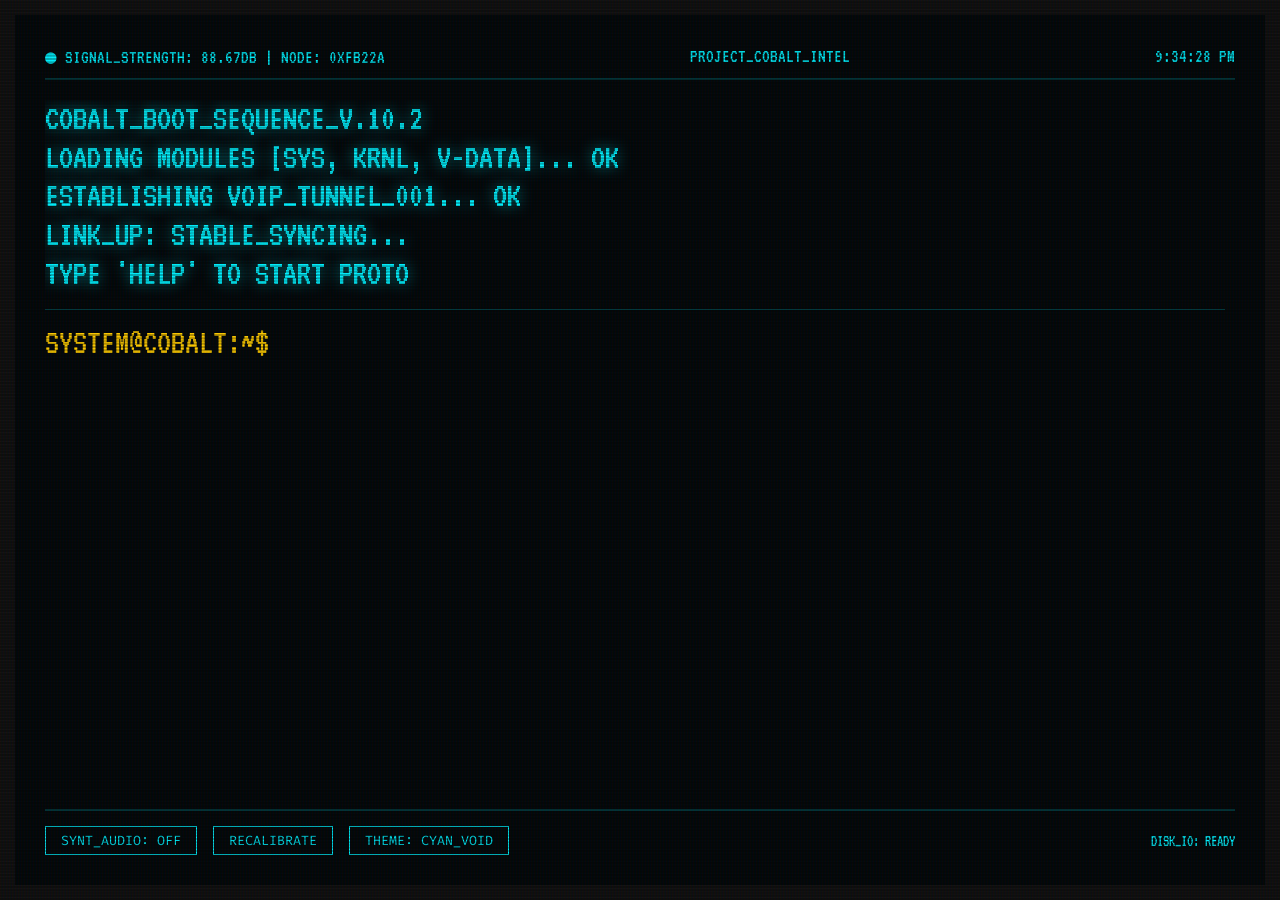
<file: Rishab/05/index.html>
<!DOCTYPE html>
<html lang="en">
<head>
    <meta charset="UTF-8">
    <meta name="viewport" content="width=device-width, initial-scale=1.0">
    <title>COBALT_OS_TERMINAL_V10</title>
    <link rel="stylesheet" href="style.css">
</head>
<body class="booting">
    <!-- Post-Processing Effects -->
    <div class="crt-distortion"></div>
    <div class="scanline-layer"></div>
    <div class="noise-base"></div>
    <div class="glow-edge"></div>

    <div id="wrapper">
        <header id="sys-header">
            <div class="h-left">
                <span class="blink-fast">●</span> SIGNAL_STRENGTH: <span id="sig-val">ERR</span>
                <span class="sep">|</span> NODE: <span id="node-id">0xFB22A</span>
            </div>
            <div class="h-mid">PROJECT_COBALT_INTEL</div>
            <div class="h-right" id="clock">00:00:00</div>
        </header>

        <main id="terminal-interface">
            <div id="output-buffer">
                <!-- Systems inject text here -->
            </div>
            <div class="input-line">
                <span id="prompt-label">SYSTEM@COBALT:~$</span>
                <input type="text" id="terminal-input" autofocus autocomplete="off" spellcheck="false" maxlength="128">
            </div>
        </main>

        <nav id="footer-actions">
            <div class="btn-group">
                <button class="os-btn" id="audio-init">SYNT_AUDIO: OFF</button>
                <button class="os-btn" id="glitch-trigger">RECALIBRATE</button>
                <button class="os-btn" id="visual-mode">THEME: CYAN_VOID</button>
            </div>
            <div class="disk-activity">
                DISK_IO: <span id="disk-led">READY</span>
            </div>
        </nav>
    </div>

    <!-- Background Matrix / Code Rain Canvas -->
    <canvas id="matrix-bg"></canvas>

    <!-- CRT Filter SVG -->
    <svg style="display:none;">
        <defs>
            <filter id="crtText">
                <feGaussianBlur in="SourceGraphic" stdDeviation="0.4" result="blur" />
                <feColorMatrix in="blur" mode="matrix" values="1 0 0 0 0  0 1 0 0 0  0 0 1 0 0  0 0 0 15 -7" result="glow" />
                <feMerge><feMergeNode in="glow"/><feMergeNode in="SourceGraphic"/></feMerge>
            </filter>
        </defs>
    </svg>

    <script src="script.js"></script>
</body>
</html>
</file>
<file: Aman/web-1/style.css>
* { margin: 0; padding: 0; box-sizing: border-box; }

body {
    background: #020617;
    color: #e2e8f0;
    font-family: 'Inter', sans-serif;
    overflow-x: hidden;
}

/* Background & Orbit Line */
.stars {
    position: fixed;
    top: 0; left: 0; width: 100%; height: 100%;
    background: radial-gradient(1px 1px at 10% 10%, #fff, transparent),
                radial-gradient(2px 2px at 50% 50%, #fff, transparent);
    background-size: 200px 200px;
    opacity: 0.2;
    z-index: -1;
}

.orbit-path {
    position: fixed;
    top: 0; left: 50%;
    width: 2px; height: 100%;
    background: linear-gradient(to bottom, transparent, rgba(97, 218, 251, 0.3), transparent);
    transform: translateX(-50%);
    z-index: 0;
}

/* Navigation */
.navbar {
    position: fixed;
    top: 0; width: 100%;
    text-align: center;
    padding: 1.5rem;
    z-index: 100;
}
.logo { font-size: 2.5rem; font-weight: 800; color: #61dafb; letter-spacing: 8px; }
.tagline { font-size: 0.8rem; letter-spacing: 4px; opacity: 0.7; }

/* Layout Grid */
.container { padding-top: 150px; }

.planet-row {
    display: flex;
    align-items: center;
    justify-content: center;
    min-height: 80vh;
    padding: 0 5%;
    gap: 4rem;
    opacity: 0;
    transition: all 1.2s ease-out;
}

.planet-row.left { transform: translateX(-100px); flex-direction: row; }
.planet-row.right { transform: translateX(100px); flex-direction: row-reverse; }

.planet-row.visible {
    opacity: 1;
    transform: translateX(0);
}

/* The Sphere (Shape Correction) */
.sphere {
    width: 350px;
    height: 350px;
    border-radius: 50%; /* Makes it perfectly round */
    background-size: cover;
    background-position: center;
    box-shadow: 
        inset -30px -30px 60px rgba(0,0,0,0.8),
        0 0 40px rgba(97, 218, 251, 0.2);
    animation: rotate 30s linear infinite;
}

@keyframes rotate {
    from { filter: hue-rotate(0deg); }
    to { filter: hue-rotate(360deg); }
}

/* Images */
.p1 { background-image: url('https://images.pexels.com/photos/36008923/pexels-photo-36008923.jpeg?auto=compress&cs=tinysrgb&w=500'); }
.p2 { background-image: url('https://media.gettyimages.com/id/1359393157/vector/venus-illustration.jpg?s=612x612&w=0&k=20&c=MvuXLwruRQCF78vDUGTwtvbF-FW0WMn4hbJscvTQIHc='); }
.p3 { background-image: url('https://media.gettyimages.com/id/460713161/vector/venus-artwork.jpg?s=612x612&w=0&k=20&c=neRu2nnTEdyMYyLjXNSoknzw_9-ZKMAY2qw9OBiAywE='); }
.p4 { background-image: url('https://esahubble.org/media/archives/images/medium/jupiter-auroras1.jpg'); }
.p5 { background-image: url('https://cdn.mos.cms.futurecdn.net/uVwrSjfVvkGwk9y6zNJMob.jpg'); }
.p6 { background-image: url('https://plus.unsplash.com/premium_photo-1678820783285-192e0355183c?fm=jpg&q=60&w=3000'); }

/* Glass Cards */
.glass {
    background: rgba(255, 255, 255, 0.03);
    backdrop-filter: blur(10px);
    border: 1px solid rgba(255, 255, 255, 0.1);
    padding: 2.5rem;
    border-radius: 20px;
    max-width: 400px;
}

.glass h1 { color: #61dafb; margin-bottom: 1rem; }
.glass p { line-height: 1.6; opacity: 0.8; }
</file>
<file: Rishab/03/style.css>
/* ═══════════════════════════════════════════════════
   GLOBAL WAR MONITOR 2026 — style.css
   Design: Dark editorial, journalistic, data-driven
   Palette: Charcoal · Crimson · Amber · Steel
═══════════════════════════════════════════════════ */

/* ── Google Fonts ── */
@import url('https://fonts.googleapis.com/css2?family=Bebas+Neue&family=IBM+Plex+Mono:wght@400;700&family=IBM+Plex+Sans:ital,wght@0,300;0,400;0,600;0,700;1,300;1,400&display=swap');

/* ════════════════ CSS VARIABLES ════════════════ */
:root {
    --bg: #0a0b0d;
    --bg2: #0f1114;
    --bg3: #141618;
    --bg4: #1a1d21;
    --panel: #111316;
    --border: rgba(255, 255, 255, .07);
    --border2: rgba(255, 255, 255, .12);
    --red: #c0392b;
    --red-bright: #e74c3c;
    --red-dim: #7a1a15;
    --amber: #d4820a;
    --amber-light: #f39c12;
    --amber-dim: #6b4005;
    --green: #27ae60;
    --green-dim: #1a5c35;
    --blue: #2980b9;
    --blue-light: #3498db;
    --steel: #5d6d7e;
    --steel-light: #7f8c8d;
    --text: #d0d3d6;
    --text-dim: #7a8088;
    --text-bright: #eaecee;
    --white: #f4f6f7;
    --font-head: 'Bebas Neue', sans-serif;
    --font-mono: 'IBM Plex Mono', monospace;
    --font-body: 'IBM Plex Sans', sans-serif;
    --radius: 3px;
    --glow-red: 0 0 20px rgba(192, 57, 43, .35);
    --glow-amber: 0 0 20px rgba(212, 130, 10, .3);
}

/* ════════════════ RESET ════════════════ */
*,
*::before,
*::after {
    margin: 0;
    padding: 0;
    box-sizing: border-box;
}

html {
    scroll-behavior: smooth;
    overflow-x: hidden;
}

body {
    background: var(--bg);
    color: var(--text);
    font-family: var(--font-body);
    overflow-x: hidden;
    cursor: none;
    line-height: 1.6;
}

a {
    color: inherit;
    text-decoration: none;
}

button {
    font-family: var(--font-body);
}

img {
    display: block;
    max-width: 100%;
}

/* ════════════════ CUSTOM CURSOR ════════════════ */
#cursor-dot {
    position: fixed;
    width: 8px;
    height: 8px;
    border-radius: 50%;
    background: var(--red-bright);
    pointer-events: none;
    z-index: 9999;
    transform: translate(-50%, -50%);
    transition: width .18s, height .18s, background .3s;
}

#cursor-ring {
    position: fixed;
    width: 28px;
    height: 28px;
    border-radius: 50%;
    border: 1px solid rgba(192, 57, 43, .6);
    pointer-events: none;
    z-index: 9998;
    transform: translate(-50%, -50%);
    transition: left .13s ease-out, top .13s ease-out, border-color .3s;
}

body.cursor-big #cursor-dot {
    width: 14px;
    height: 14px;
    background: var(--amber-light);
}

body.cursor-big #cursor-ring {
    border-color: rgba(212, 130, 10, .7);
}

/* ════════════════ SCROLLBAR ════════════════ */
#scroll-progress {
    position: fixed;
    top: 0;
    left: 0;
    height: 2px;
    background: linear-gradient(90deg, var(--red), var(--amber-light));
    z-index: 1000;
    width: 0%;
    box-shadow: 0 0 8px var(--red);
    transition: width .08s;
}

::-webkit-scrollbar {
    width: 4px;
}

::-webkit-scrollbar-track {
    background: var(--bg2);
}

::-webkit-scrollbar-thumb {
    background: var(--red-dim);
    border-radius: 2px;
}

/* ════════════════ BREAKING NEWS TICKER ════════════════ */
#ticker-bar {
    position: fixed;
    top: 0;
    left: 0;
    right: 0;
    z-index: 800;
    height: 30px;
    background: var(--red);
    display: flex;
    align-items: center;
    overflow: hidden;
}

#ticker-label {
    flex-shrink: 0;
    background: rgba(0, 0, 0, .4);
    padding: 0 14px;
    height: 100%;
    display: flex;
    align-items: center;
    font-family: var(--font-mono);
    font-size: .62rem;
    font-weight: 700;
    letter-spacing: .18em;
    color: #fff;
    white-space: nowrap;
}

#ticker-track {
    display: flex;
    gap: 5rem;
    animation: tickerScroll 60s linear infinite;
    white-space: nowrap;
    align-items: center;
}

#ticker-track span {
    font-family: var(--font-mono);
    font-size: .62rem;
    font-weight: 400;
    color: rgba(255, 255, 255, .92);
    letter-spacing: .06em;
}

#ticker-track span::before {
    content: '◆ ';
    color: rgba(255, 255, 255, .55);
}

@keyframes tickerScroll {
    0% {
        transform: translateX(0);
    }

    100% {
        transform: translateX(-50%);
    }
}

/* ════════════════ MAIN NAV ════════════════ */
nav#main-nav {
    position: fixed;
    top: 30px;
    left: 0;
    right: 0;
    z-index: 700;
    height: 52px;
    background: rgba(10, 11, 13, .92);
    border-bottom: 1px solid var(--border);
    display: flex;
    align-items: center;
    padding: 0 2rem;
    backdrop-filter: blur(12px);
    justify-content: space-between;
}

.nav-brand {
    display: flex;
    align-items: center;
    gap: .8rem;
}

.nav-brand-icon {
    width: 28px;
    height: 28px;
    border: 1px solid var(--red);
    display: flex;
    align-items: center;
    justify-content: center;
    flex-shrink: 0;
}

.nav-brand-icon span {
    font-size: 14px;
}

.nav-brand h1 {
    font-family: var(--font-head);
    font-size: 1.1rem;
    letter-spacing: .12em;
    color: var(--white);
    line-height: 1;
}

.nav-brand p {
    font-family: var(--font-mono);
    font-size: .5rem;
    color: var(--red-bright);
    letter-spacing: .2em;
    text-transform: uppercase;
}

.nav-links {
    display: flex;
    gap: 0;
    list-style: none;
}

.nav-links li a {
    font-family: var(--font-mono);
    font-size: .58rem;
    letter-spacing: .14em;
    text-transform: uppercase;
    color: var(--text-dim);
    padding: .4rem .9rem;
    transition: color .2s;
    border-right: 1px solid var(--border);
}

.nav-links li:first-child a {
    border-left: 1px solid var(--border);
}

.nav-links li a:hover,
.nav-links li a.active {
    color: var(--red-bright);
}

.nav-right {
    display: flex;
    align-items: center;
    gap: .8rem;
}

#live-dot {
    width: 7px;
    height: 7px;
    border-radius: 50%;
    background: var(--red-bright);
    animation: livePulse 1.5s ease-in-out infinite;
}

@keyframes livePulse {

    0%,
    100% {
        box-shadow: 0 0 0 0 rgba(231, 76, 60, .5);
    }

    50% {
        box-shadow: 0 0 0 5px rgba(231, 76, 60, 0);
    }
}

#live-label {
    font-family: var(--font-mono);
    font-size: .58rem;
    letter-spacing: .15em;
    color: var(--red-bright);
}

#music-btn {
    background: transparent;
    border: 1px solid var(--border2);
    cursor: pointer;
    width: 30px;
    height: 30px;
    display: flex;
    align-items: center;
    justify-content: center;
    color: var(--text-dim);
    transition: all .25s;
    border-radius: var(--radius);
}

#music-btn:hover {
    border-color: var(--amber);
    color: var(--amber-light);
}

#music-btn.active {
    border-color: var(--amber);
    color: var(--amber-light);
    box-shadow: var(--glow-amber);
}

#hamburger {
    display: none;
    background: transparent;
    border: 1px solid var(--border2);
    cursor: pointer;
    width: 30px;
    height: 30px;
    flex-direction: column;
    justify-content: center;
    align-items: center;
    gap: 5px;
    border-radius: var(--radius);
}

#hamburger span {
    display: block;
    width: 16px;
    height: 1px;
    background: var(--text-dim);
    transition: all .3s;
}

#mobile-menu {
    display: none;
    position: fixed;
    top: 82px;
    left: 0;
    right: 0;
    background: var(--bg2);
    border-bottom: 1px solid var(--border);
    z-index: 690;
    padding: 1rem;
    flex-direction: column;
    gap: .4rem;
}

#mobile-menu a {
    font-family: var(--font-mono);
    font-size: .68rem;
    letter-spacing: .14em;
    text-transform: uppercase;
    color: var(--text-dim);
    padding: .5rem .8rem;
    border: 1px solid var(--border);
    transition: color .2s;
}

#mobile-menu a:hover {
    color: var(--red-bright);
    border-color: var(--red-dim);
}

#mobile-menu.open {
    display: flex;
}

/* ════════════════ SECTION BASE ════════════════ */
section {
    padding: 5rem 2rem;
    scroll-margin-top: 82px;
}

.section-inner {
    max-width: 1280px;
    margin: 0 auto;
}

.section-header {
    margin-bottom: 3rem;
}

.section-tag {
    font-family: var(--font-mono);
    font-size: .6rem;
    letter-spacing: .28em;
    text-transform: uppercase;
    color: var(--red-bright);
    margin-bottom: .6rem;
    display: flex;
    align-items: center;
    gap: .6rem;
}

.section-tag::before {
    content: '';
    display: block;
    width: 20px;
    height: 1px;
    background: var(--red-bright);
}

.section-title {
    font-family: var(--font-head);
    font-size: clamp(2rem, 4vw, 3.2rem);
    letter-spacing: .06em;
    color: var(--white);
    line-height: 1;
    margin-bottom: .8rem;
}

.section-sub {
    font-size: .9rem;
    color: var(--text-dim);
    max-width: 560px;
    font-weight: 300;
}

hr.section-rule {
    border: none;
    height: 1px;
    background: var(--border2);
    margin: 2rem 0;
}

/* ════════════════ HERO SECTION ════════════════ */
#hero {
    min-height: 100vh;
    padding-top: 82px;
    display: flex;
    align-items: center;
    justify-content: center;
    position: relative;
    overflow: hidden;
}

#hero-canvas {
    position: absolute;
    inset: 0;
    z-index: 0;
}

#hero-grid {
    position: absolute;
    inset: 0;
    z-index: 1;
    pointer-events: none;
    background-image:
        linear-gradient(rgba(255, 255, 255, .025) 1px, transparent 1px),
        linear-gradient(90deg, rgba(255, 255, 255, .025) 1px, transparent 1px);
    background-size: 60px 60px;
}

#hero-vignette {
    position: absolute;
    inset: 0;
    z-index: 2;
    pointer-events: none;
    background: radial-gradient(ellipse 80% 80% at 50% 50%, transparent 30%, var(--bg) 100%);
}

.hero-inner {
    position: relative;
    z-index: 3;
    text-align: center;
    max-width: 960px;
    width: 90%;
}

.hero-eyebrow {
    font-family: var(--font-mono);
    font-size: .62rem;
    letter-spacing: .35em;
    color: var(--red-bright);
    text-transform: uppercase;
    margin-bottom: 1.5rem;
    display: flex;
    align-items: center;
    justify-content: center;
    gap: .8rem;
}

.hero-eyebrow::before,
.hero-eyebrow::after {
    content: '';
    flex: 1;
    max-width: 60px;
    height: 1px;
    background: var(--red);
}

.hero-title {
    font-family: var(--font-head);
    font-size: clamp(3.5rem, 9vw, 8rem);
    letter-spacing: .04em;
    color: var(--white);
    line-height: .95;
    margin-bottom: 1.2rem;
    text-shadow: 0 0 60px rgba(192, 57, 43, .35);
}

.hero-title span {
    color: var(--red-bright);
}

.hero-sub {
    font-size: clamp(.95rem, 1.8vw, 1.15rem);
    font-weight: 300;
    color: var(--text-dim);
    max-width: 620px;
    margin: 0 auto 3rem;
}

/* Stat counters in hero */
.hero-stats {
    display: grid;
    grid-template-columns: repeat(4, 1fr);
    gap: 1px;
    background: var(--border);
    border: 1px solid var(--border);
    max-width: 800px;
    margin: 0 auto;
}

.hero-stat {
    background: rgba(10, 11, 13, .85);
    padding: 1.4rem 1rem;
    text-align: center;
    backdrop-filter: blur(8px);
}

.hero-stat-num {
    font-family: var(--font-head);
    font-size: clamp(1.6rem, 3.5vw, 2.6rem);
    color: var(--red-bright);
    letter-spacing: .04em;
    line-height: 1;
    margin-bottom: .3rem;
}

.hero-stat-label {
    font-family: var(--font-mono);
    font-size: .55rem;
    letter-spacing: .18em;
    color: var(--text-dim);
    text-transform: uppercase;
}

/* ════════════════ WORLD MAP ════════════════ */
#map-section {
    background: var(--bg2);
}

#map-wrap {
    position: relative;
    border: 1px solid var(--border);
    overflow: hidden;
    background: var(--panel);
}

#world-map-svg {
    width: 100%;
    height: auto;
    display: block;
}

.conflict-pin {
    cursor: pointer;
    transform-origin: center;
    animation: pinPulse 2s ease-in-out infinite;
}

.conflict-pin circle.ring {
    fill: none;
    stroke-width: 1;
    animation: ringExpand 2s ease-out infinite;
}

@keyframes pinPulse {

    0%,
    100% {
        transform: scale(1);
    }

    50% {
        transform: scale(1.15);
    }
}

@keyframes ringExpand {
    0% {
        r: 8;
        opacity: .8;
    }

    100% {
        r: 20;
        opacity: 0;
    }
}

/* Tooltip */
#map-tooltip {
    position: absolute;
    background: rgba(20, 22, 24, .96);
    border: 1px solid var(--border2);
    padding: .8rem 1rem;
    pointer-events: none;
    opacity: 0;
    transition: opacity .2s;
    max-width: 220px;
    z-index: 10;
    backdrop-filter: blur(8px);
}

#map-tooltip h4 {
    font-family: var(--font-mono);
    font-size: .7rem;
    font-weight: 700;
    color: var(--red-bright);
    margin-bottom: .4rem;
    letter-spacing: .08em;
}

#map-tooltip p {
    font-size: .75rem;
    color: var(--text);
    line-height: 1.5;
}

.map-legend {
    display: flex;
    gap: 1.5rem;
    padding: 1rem 1.2rem;
    border-top: 1px solid var(--border);
    flex-wrap: wrap;
}

.legend-item {
    display: flex;
    align-items: center;
    gap: .5rem;
    font-family: var(--font-mono);
    font-size: .58rem;
    color: var(--text-dim);
    letter-spacing: .08em;
}

.legend-dot {
    width: 10px;
    height: 10px;
    border-radius: 50%;
}

/* ════════════════ CONFLICT CARDS ════════════════ */
#conflicts {
    background: var(--bg);
}

.filter-bar {
    display: flex;
    gap: .5rem;
    flex-wrap: wrap;
    margin-bottom: 2rem;
}

.filter-btn {
    font-family: var(--font-mono);
    font-size: .6rem;
    letter-spacing: .14em;
    text-transform: uppercase;
    padding: .4rem .9rem;
    border: 1px solid var(--border2);
    background: transparent;
    color: var(--text-dim);
    cursor: pointer;
    transition: all .2s;
    border-radius: var(--radius);
}

.filter-btn:hover {
    color: var(--text);
    border-color: var(--steel-light);
}

.filter-btn.active {
    background: var(--red);
    border-color: var(--red);
    color: #fff;
}

.search-wrap {
    margin-left: auto;
    position: relative;
}

#conflict-search {
    background: var(--bg3);
    border: 1px solid var(--border2);
    color: var(--text);
    padding: .4rem .8rem .4rem 2rem;
    font-family: var(--font-mono);
    font-size: .62rem;
    letter-spacing: .06em;
    width: 200px;
    outline: none;
    border-radius: var(--radius);
    transition: border-color .2s;
}

#conflict-search::placeholder {
    color: var(--text-dim);
}

#conflict-search:focus {
    border-color: var(--red-dim);
}

.search-icon {
    position: absolute;
    left: .6rem;
    top: 50%;
    transform: translateY(-50%);
    color: var(--text-dim);
    font-size: .7rem;
}

/* Cards grid */
#cards-grid {
    display: grid;
    grid-template-columns: repeat(auto-fill, minmax(340px, 1fr));
    gap: 1px;
    background: var(--border);
    border: 1px solid var(--border);
}

.conflict-card {
    background: var(--panel);
    padding: 1.5rem;
    transition: background .25s;
    position: relative;
    overflow: hidden;
}

.conflict-card:hover {
    background: var(--bg3);
}

.conflict-card::before {
    content: '';
    position: absolute;
    left: 0;
    top: 0;
    bottom: 0;
    width: 3px;
}

.conflict-card.severity-critical::before {
    background: var(--red-bright);
}

.conflict-card.severity-high::before {
    background: var(--amber-light);
}

.conflict-card.severity-medium::before {
    background: var(--blue-light);
}

.conflict-card.severity-low::before {
    background: var(--green);
}

.card-header {
    display: flex;
    justify-content: space-between;
    align-items: flex-start;
    margin-bottom: 1rem;
}

.card-country {
    font-family: var(--font-head);
    font-size: 1.3rem;
    letter-spacing: .06em;
    color: var(--white);
    line-height: 1;
    margin-bottom: .25rem;
}

.card-type {
    font-family: var(--font-mono);
    font-size: .55rem;
    letter-spacing: .14em;
    color: var(--text-dim);
    text-transform: uppercase;
}

.severity-badge {
    font-family: var(--font-mono);
    font-size: .52rem;
    letter-spacing: .14em;
    padding: .25rem .6rem;
    border-radius: var(--radius);
    text-transform: uppercase;
    flex-shrink: 0;
}

.severity-badge.critical {
    background: rgba(192, 57, 43, .25);
    color: var(--red-bright);
    border: 1px solid rgba(192, 57, 43, .4);
}

.severity-badge.high {
    background: rgba(212, 130, 10, .2);
    color: var(--amber-light);
    border: 1px solid rgba(212, 130, 10, .35);
}

.severity-badge.medium {
    background: rgba(41, 128, 185, .2);
    color: var(--blue-light);
    border: 1px solid rgba(41, 128, 185, .35);
}

.severity-badge.low {
    background: rgba(39, 174, 96, .2);
    color: #2ecc71;
    border: 1px solid rgba(39, 174, 96, .35);
}

.card-body {
    font-size: .83rem;
    color: var(--text-dim);
    line-height: 1.65;
    margin-bottom: 1.2rem;
}

.card-stats {
    display: grid;
    grid-template-columns: 1fr 1fr 1fr;
    gap: 1px;
    background: var(--border);
    border: 1px solid var(--border);
}

.card-stat {
    background: var(--bg);
    padding: .6rem .5rem;
    text-align: center;
}

.card-stat-num {
    font-family: var(--font-mono);
    font-size: .78rem;
    font-weight: 700;
    color: var(--red-bright);
    margin-bottom: .15rem;
}

.card-stat-label {
    font-family: var(--font-mono);
    font-size: .48rem;
    letter-spacing: .12em;
    color: var(--text-dim);
    text-transform: uppercase;
}

.card-footer {
    display: flex;
    justify-content: space-between;
    align-items: center;
    margin-top: 1rem;
    font-family: var(--font-mono);
    font-size: .55rem;
    color: var(--text-dim);
    letter-spacing: .08em;
}

.card-started {
    color: var(--text-dim);
}

.card-update::before {
    content: '↻ ';
}

.hidden {
    display: none !important;
}

/* ════════════════ SEVERITY BAR CHART ════════════════ */
#data-section {
    background: var(--bg2);
}

.chart-grid {
    display: grid;
    grid-template-columns: 1fr 1fr;
    gap: 2rem;
}

.chart-panel {
    background: var(--panel);
    border: 1px solid var(--border);
    padding: 1.5rem;
}

.chart-panel-title {
    font-family: var(--font-mono);
    font-size: .65rem;
    letter-spacing: .2em;
    text-transform: uppercase;
    color: var(--text-dim);
    margin-bottom: 1.5rem;
    padding-bottom: .8rem;
    border-bottom: 1px solid var(--border);
}

/* Casualty bar chart */
.bar-row {
    display: flex;
    align-items: center;
    gap: .8rem;
    margin-bottom: .9rem;
}

.bar-label {
    font-family: var(--font-mono);
    font-size: .62rem;
    color: var(--text);
    width: 120px;
    flex-shrink: 0;
    white-space: nowrap;
    overflow: hidden;
    text-overflow: ellipsis;
}

.bar-track {
    flex: 1;
    height: 18px;
    background: var(--bg3);
    border-radius: 1px;
    overflow: hidden;
    position: relative;
}

.bar-fill {
    height: 100%;
    border-radius: 1px;
    transition: width 1.5s cubic-bezier(.4, 0, .2, 1);
    position: relative;
}

.bar-fill::after {
    content: attr(data-val);
    position: absolute;
    right: 6px;
    top: 50%;
    transform: translateY(-50%);
    font-family: var(--font-mono);
    font-size: .52rem;
    color: rgba(255, 255, 255, .8);
    white-space: nowrap;
}

/* Donut chart */
.donut-wrap {
    display: flex;
    align-items: center;
    gap: 2rem;
}

#donut-svg {
    flex-shrink: 0;
}

.donut-legend {
    flex: 1;
    display: flex;
    flex-direction: column;
    gap: .7rem;
}

.donut-item {
    display: flex;
    align-items: center;
    gap: .6rem;
    font-family: var(--font-mono);
    font-size: .62rem;
    color: var(--text);
}

.donut-swatch {
    width: 10px;
    height: 10px;
    border-radius: 50%;
    flex-shrink: 0;
}

.donut-pct {
    margin-left: auto;
    color: var(--text-dim);
}

/* Displaced persons stat row */
.displaced-stats {
    display: grid;
    grid-template-columns: repeat(3, 1fr);
    gap: 1px;
    background: var(--border);
    border: 1px solid var(--border);
    margin-top: 2rem;
}

.displaced-stat {
    background: var(--panel);
    padding: 1.2rem 1rem;
    text-align: center;
}

.displaced-num {
    font-family: var(--font-head);
    font-size: clamp(1.5rem, 3vw, 2.2rem);
    color: var(--amber-light);
    letter-spacing: .04em;
    margin-bottom: .3rem;
}

.displaced-label {
    font-family: var(--font-mono);
    font-size: .55rem;
    letter-spacing: .14em;
    color: var(--text-dim);
    text-transform: uppercase;
}

/* ════════════════ TIMELINE ════════════════ */
#timeline-section {
    background: var(--bg);
}

.timeline {
    position: relative;
    padding-left: 2rem;
}

.timeline::before {
    content: '';
    position: absolute;
    left: 0;
    top: 0;
    bottom: 0;
    width: 1px;
    background: linear-gradient(180deg, var(--red), var(--amber), transparent);
}

.timeline-item {
    position: relative;
    margin-bottom: 2.5rem;
    padding-left: 1.5rem;
    opacity: 0;
    transform: translateX(-20px);
    transition: opacity .6s ease, transform .6s ease;
}

.timeline-item.vis {
    opacity: 1;
    transform: translateX(0);
}

.timeline-dot {
    position: absolute;
    left: -2rem;
    top: .25rem;
    width: 8px;
    height: 8px;
    border-radius: 50%;
    background: var(--red-bright);
    box-shadow: var(--glow-red);
}

.timeline-dot.amber {
    background: var(--amber-light);
    box-shadow: var(--glow-amber);
}

.timeline-dot.blue {
    background: var(--blue-light);
}

.timeline-dot.steel {
    background: var(--steel-light);
}

.timeline-date {
    font-family: var(--font-mono);
    font-size: .58rem;
    letter-spacing: .18em;
    color: var(--red-bright);
    text-transform: uppercase;
    margin-bottom: .3rem;
}

.timeline-date.amber {
    color: var(--amber-light);
}

.timeline-date.blue {
    color: var(--blue-light);
}

.timeline-date.steel {
    color: var(--steel-light);
}

.timeline-title {
    font-family: var(--font-body);
    font-weight: 700;
    font-size: .95rem;
    color: var(--white);
    margin-bottom: .4rem;
}

.timeline-body {
    font-size: .83rem;
    color: var(--text-dim);
    line-height: 1.65;
}

/* ════════════════ HUMANITARIAN IMPACT ════════════════ */
#humanitarian {
    background: var(--bg2);
}

.impact-grid {
    display: grid;
    grid-template-columns: repeat(auto-fill, minmax(250px, 1fr));
    gap: 1px;
    background: var(--border);
    border: 1px solid var(--border);
    margin-bottom: 2rem;
}

.impact-card {
    background: var(--panel);
    padding: 1.4rem;
}

.impact-icon {
    font-size: 1.6rem;
    margin-bottom: .8rem;
}

.impact-num {
    font-family: var(--font-head);
    font-size: clamp(1.6rem, 3vw, 2.4rem);
    color: var(--red-bright);
    letter-spacing: .04em;
    line-height: 1;
    margin-bottom: .3rem;
}

.impact-num.amber {
    color: var(--amber-light);
}

.impact-num.blue {
    color: var(--blue-light);
}

.impact-num.green {
    color: #2ecc71;
}

.impact-label {
    font-family: var(--font-mono);
    font-size: .56rem;
    letter-spacing: .18em;
    color: var(--text-dim);
    text-transform: uppercase;
    margin-bottom: .5rem;
}

.impact-desc {
    font-size: .8rem;
    color: var(--text-dim);
    line-height: 1.6;
}

/* Aid thermometer bars */
.aid-section {
    margin-top: 2rem;
}

.aid-row {
    display: flex;
    align-items: center;
    gap: 1rem;
    margin-bottom: 1rem;
}

.aid-label {
    font-family: var(--font-mono);
    font-size: .6rem;
    color: var(--text);
    width: 180px;
    flex-shrink: 0;
}

.aid-bar-track {
    flex: 1;
    height: 14px;
    background: var(--bg3);
    border-radius: 1px;
    position: relative;
}

.aid-bar-fill {
    height: 100%;
    border-radius: 1px;
    transition: width 1.5s ease 0.3s;
}

.aid-pct {
    font-family: var(--font-mono);
    font-size: .58rem;
    color: var(--text-dim);
    width: 36px;
    text-align: right;
    flex-shrink: 0;
}

/* ════════════════ RESOURCES & GLOSSARY ════════════════ */
#resources {
    background: var(--bg);
}

.resources-grid {
    display: grid;
    grid-template-columns: repeat(auto-fill, minmax(280px, 1fr));
    gap: 1px;
    background: var(--border);
    border: 1px solid var(--border);
}

.resource-card {
    background: var(--panel);
    padding: 1.3rem;
    transition: background .2s;
}

.resource-card:hover {
    background: var(--bg3);
}

.resource-org {
    font-family: var(--font-mono);
    font-size: .58rem;
    letter-spacing: .14em;
    color: var(--text-dim);
    text-transform: uppercase;
    margin-bottom: .5rem;
}

.resource-title {
    font-family: var(--font-body);
    font-weight: 700;
    font-size: .9rem;
    color: var(--white);
    margin-bottom: .5rem;
    line-height: 1.35;
}

.resource-desc {
    font-size: .78rem;
    color: var(--text-dim);
    line-height: 1.6;
}

/* ════════════════ FOOTER ════════════════ */
footer {
    background: var(--bg2);
    border-top: 1px solid var(--border);
    padding: 3rem 2rem 2rem;
}

.footer-inner {
    max-width: 1280px;
    margin: 0 auto;
    display: grid;
    grid-template-columns: 1fr auto;
    gap: 2rem;
    align-items: end;
}

.footer-brand h2 {
    font-family: var(--font-head);
    font-size: 1.5rem;
    letter-spacing: .1em;
    color: var(--white);
    margin-bottom: .4rem;
}

.footer-brand p {
    font-size: .78rem;
    color: var(--text-dim);
    max-width: 420px;
    line-height: 1.6;
}

.footer-disclaimer {
    font-family: var(--font-mono);
    font-size: .52rem;
    letter-spacing: .08em;
    color: var(--text-dim);
    line-height: 1.8;
    text-align: right;
}

.footer-bottom {
    max-width: 1280px;
    margin: 2rem auto 0;
    padding-top: 1.2rem;
    border-top: 1px solid var(--border);
    display: flex;
    justify-content: space-between;
    align-items: center;
    flex-wrap: wrap;
    gap: .5rem;
}

.footer-bottom p {
    font-family: var(--font-mono);
    font-size: .55rem;
    color: var(--text-dim);
    letter-spacing: .08em;
}

/* ════════════════ SCROLL-REVEAL UTILITY ════════════════ */
.reveal {
    opacity: 0;
    transform: translateY(24px);
    transition: opacity .7s ease, transform .7s ease;
}

.reveal.vis {
    opacity: 1;
    transform: translateY(0);
}

.reveal-delay-1 {
    transition-delay: .1s;
}

.reveal-delay-2 {
    transition-delay: .2s;
}

.reveal-delay-3 {
    transition-delay: .3s;
}

.reveal-delay-4 {
    transition-delay: .4s;
}

/* ════════════════ GRAIN OVERLAY ════════════════ */
body::after {
    content: '';
    position: fixed;
    inset: 0;
    pointer-events: none;
    z-index: 2000;
    background-image: url("data:image/svg+xml,%3Csvg viewBox='0 0 200 200' xmlns='http://www.w3.org/2000/svg'%3E%3Cfilter id='n'%3E%3CfeTurbulence type='fractalNoise' baseFrequency='0.88' numOctaves='4' stitchTiles='stitch'/%3E%3C/filter%3E%3Crect width='100%25' height='100%25' filter='url(%23n)' opacity='1'/%3E%3C/svg%3E");
    opacity: .03;
    animation: grainMove 5s steps(8) infinite;
}

@keyframes grainMove {
    0% {
        transform: translate(0, 0)
    }

    12% {
        transform: translate(-1%, -2%)
    }

    25% {
        transform: translate(2%, 1%)
    }

    37% {
        transform: translate(-1%, 2%)
    }

    50% {
        transform: translate(1%, -1%)
    }

    62% {
        transform: translate(-2%, 1%)
    }

    75% {
        transform: translate(2%, -2%)
    }

    87% {
        transform: translate(-1%, -1%)
    }

    100% {
        transform: translate(0, 0)
    }
}

/* ════════════════ RESPONSIVE ════════════════ */
@media (max-width: 900px) {
    .chart-grid {
        grid-template-columns: 1fr;
    }

    .hero-stats {
        grid-template-columns: 1fr 1fr;
    }
}

@media (max-width: 700px) {
    .nav-links {
        display: none;
    }

    #hamburger {
        display: flex;
    }

    section {
        padding: 4rem 1.2rem;
    }

    .hero-stats {
        grid-template-columns: 1fr 1fr;
    }

    .displaced-stats {
        grid-template-columns: 1fr;
    }

    .filter-bar {
        flex-direction: column;
    }

    .search-wrap {
        margin-left: 0;
    }

    #conflict-search {
        width: 100%;
    }

    .footer-inner {
        grid-template-columns: 1fr;
    }

    .footer-disclaimer {
        text-align: left;
    }

    .footer-bottom {
        flex-direction: column;
        align-items: flex-start;
    }

    .donut-wrap {
        flex-direction: column;
    }
}

@media (max-width: 480px) {
    .hero-stats {
        grid-template-columns: 1fr 1fr;
    }

    .hero-title {
        font-size: 3rem;
    }

    #cards-grid {
        grid-template-columns: 1fr;
    }

    .impact-grid {
        grid-template-columns: 1fr 1fr;
    }
}
</file>
<file: Rishab/05/style.css>
@import url('https://fonts.googleapis.com/css2?family=Fira+Code:wght@300;500;700&family=VT323&display=swap');

:root {
    --p: #00f2ff;
    /* Primary Neon Cyan */
    --p-dim: rgba(0, 242, 255, 0.2);
    --p-glow: 0 0 15px rgba(0, 242, 255, 0.7);
    --bg: #03080a;
    --red: #ff3c3c;
    --warn: #ffcc00;
    --font-ui: 'Fira Code', monospace;
    --font-main: 'VT323', monospace;
    --screen-size: 2.2rem;
}

* {
    box-sizing: border-box;
    outline: none;
}

body {
    margin: 0;
    background: #000;
    overflow: hidden;
    color: var(--p);
    font-family: var(--font-main);
    user-select: none;
    height: 100vh;
}

#wrapper {
    position: relative;
    z-index: 10;
    width: 100vw;
    height: 100vh;
    padding: 30px;
    display: flex;
    flex-direction: column;
    background: var(--bg);
    border: 15px solid #111;
}

/* THE HARDWARE LOOK */
.crt-distortion {
    position: fixed;
    top: 0;
    left: 0;
    width: 100%;
    height: 100%;
    background: linear-gradient(rgba(18, 16, 16, 0) 50%, rgba(0, 0, 0, 0.2) 50%),
        linear-gradient(90deg, rgba(255, 0, 0, 0.06), rgba(0, 255, 0, 0.02), rgba(0, 0, 255, 0.06));
    background-size: 100% 3px, 3px 100%;
    z-index: 100;
    pointer-events: none;
}

.scanline-layer {
    position: fixed;
    top: 0;
    left: 0;
    width: 100%;
    height: 100%;
    background: linear-gradient(to bottom, transparent, transparent 50%, rgba(0, 0, 0, 0.1) 50%, rgba(0, 0, 0, 0.1));
    background-size: 100% 4px;
    z-index: 101;
    pointer-events: none;
    animation: moveScanlines 10s linear infinite;
}

@keyframes moveScanlines {
    from {
        background-position: 0 0;
    }

    to {
        background-position: 0 100%;
    }
}

#sys-header {
    display: flex;
    justify-content: space-between;
    align-items: center;
    border-bottom: 2px solid var(--p-dim);
    padding-bottom: 10px;
    margin-bottom: 20px;
    font-size: 1.2rem;
    text-transform: uppercase;
}

#terminal-interface {
    flex: 1;
    overflow-y: scroll;
    display: flex;
    flex-direction: column;
    padding-right: 10px;
}

#terminal-interface::-webkit-scrollbar {
    display: none;
}

#output-buffer {
    font-size: var(--screen-size);
    line-height: 1.1;
    text-shadow: var(--p-glow);
    filter: url(#crtText);
}

.input-line {
    display: flex;
    margin-top: 15px;
    border-top: 1px solid var(--p-dim);
    padding-top: 15px;
}

#prompt-label {
    font-size: var(--screen-size);
    margin-right: 15px;
    color: var(--warn);
}

#terminal-input {
    background: transparent;
    border: none;
    color: #fff;
    font-family: var(--font-main);
    font-size: var(--screen-size);
    width: 100%;
    caret-color: var(--p);
}

#footer-actions {
    display: flex;
    justify-content: space-between;
    align-items: center;
    margin-top: 20px;
    border-top: 2px solid var(--p-dim);
    padding-top: 15px;
}

.os-btn {
    background: transparent;
    border: 1px solid var(--p);
    color: var(--p);
    padding: 5px 15px;
    font-family: var(--font-ui);
    cursor: pointer;
    margin-right: 10px;
    transition: 0.3s;
}

.os-btn:hover {
    background: var(--p);
    color: #000;
}

/* SYSTEM EFFECTS */
.blink-fast {
    animation: blink 0.3s steps(1) infinite;
}

@keyframes blink {
    50% {
        opacity: 0;
    }
}

.loading-container {
    width: 500px;
    height: 25px;
    border: 1px solid var(--p);
    margin: 20px 0;
}

.loading-fill {
    height: 100%;
    background: var(--p);
    width: 0;
    box-shadow: var(--p-glow);
}

.log-critical {
    color: var(--red);
    font-weight: bold;
    animation: glitchText 0.2s infinite;
}

@keyframes glitchText {
    0% {
        transform: translateX(2px);
    }

    50% {
        transform: translateX(-2px);
        filter: hue-rotate(90deg);
    }

    100% {
        transform: translateX(0);
    }
}

#matrix-bg {
    position: fixed;
    top: 0;
    left: 0;
    opacity: 0.05;
    pointer-events: none;
    z-index: 1;
}

@media (max-width: 900px) {
    :root {
        --screen-size: 1.4rem;
    }

    #wrapper {
        padding: 10px;
    }

    #sys-header {
        font-size: 0.8rem;
    }
}
</file>
